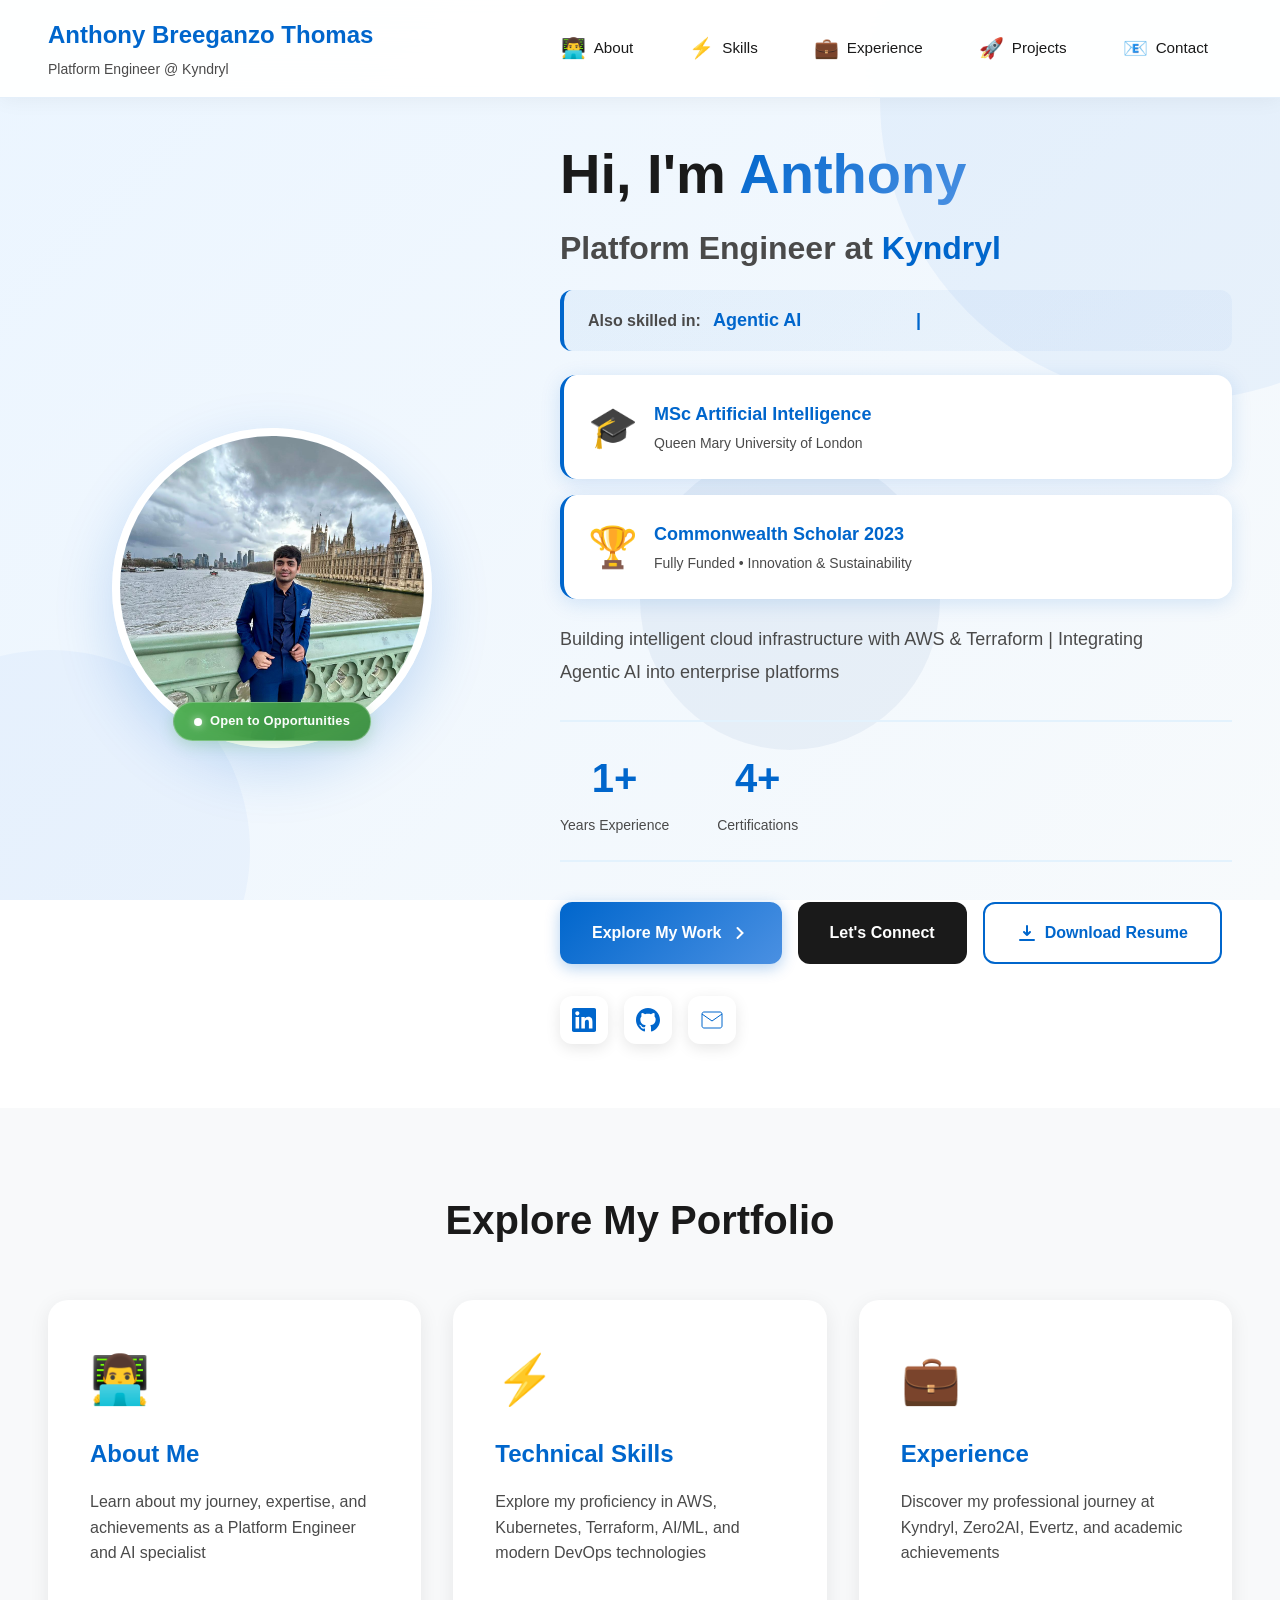
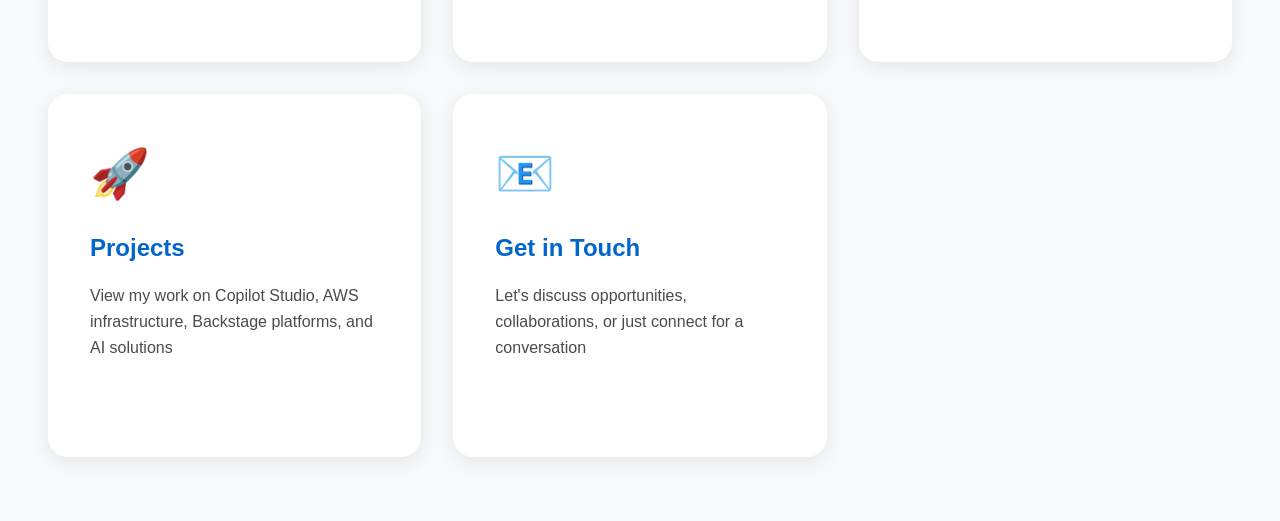
<file: index.html>
<!DOCTYPE html>
<html lang="en">
<head>
    <meta charset="UTF-8">
    <meta name="viewport" content="width=device-width, initial-scale=1.0">
    <title>Anthony Breeganzo Thomas | Platform Engineer at Kyndryl</title>
    <meta name="description" content="Platform Engineer & DevOps Specialist at Kyndryl specializing in AWS, Kubernetes, Terraform, and Agentic AI automation.">
    <link rel="stylesheet" href="css/style.css">
</head>
<body>
    <!-- Modern Navigation with Hover Preview -->
    <nav class="modern-nav">
        <a href="index.html" class="nav-brand">
            <h1>Anthony Breeganzo Thomas</h1>
            <p class="nav-subtitle">Platform Engineer @ Kyndryl</p>
        </a>
        <ul class="nav-menu">
            <li class="nav-item" data-page="about">
                <a href="about.html">
                    <span class="nav-icon">👨‍💻</span>
                    <span class="nav-text">About</span>
                </a>
                <div class="nav-preview">
                    <h3>About Me</h3>
                    <p>Platform Engineer & DevOps Specialist with expertise in cloud-native development...</p>
                </div>
            </li>
            <li class="nav-item" data-page="skills">
                <a href="skills.html">
                    <span class="nav-icon">⚡</span>
                    <span class="nav-text">Skills</span>
                </a>
                <div class="nav-preview">
                    <h3>Technical Skills</h3>
                    <p>AWS • Azure • Kubernetes • Docker • Terraform • Python • React...</p>
                </div>
            </li>
            <li class="nav-item" data-page="experience">
                <a href="experience.html">
                    <span class="nav-icon">💼</span>
                    <span class="nav-text">Experience</span>
                </a>
                <div class="nav-preview">
                    <h3>Professional Experience</h3>
                    <p>Platform Engineer at Kyndryl • Microsoft Copilot Studio Projects...</p>
                </div>
            </li>
            <li class="nav-item" data-page="projects">
                <a href="projects.html">
                    <span class="nav-icon">🚀</span>
                    <span class="nav-text">Projects</span>
                </a>
                <div class="nav-preview">
                    <h3>Featured Projects</h3>
                    <p>Copilot Studio Automation • AWS Infrastructure • Backstage Platform...</p>
                </div>
            </li>
            <li class="nav-item" data-page="contact">
                <a href="contact.html">
                    <span class="nav-icon">📧</span>
                    <span class="nav-text">Contact</span>
                </a>
                <div class="nav-preview">
                    <h3>Get In Touch</h3>
                    <p>Let's connect and discuss opportunities...</p>
                </div>
            </li>
        </ul>
    </nav>

    <!-- Main Content -->
    <main>
    <!-- Hero Section -->
    <section class="hero-section">
        <div class="hero-content">
            <div class="profile-image-container">
                <img src="assets/profile-pic.png" alt="Anthony Breeganzo Thomas" class="profile-image">
                <div class="status-badge">
                    <span class="status-dot"></span>
                    <span class="status-text">Open to Opportunities</span>
                </div>
            </div>
            
            <div class="hero-text">
                <h1 class="hero-title">
                    Hi, I'm <span class="highlight">Anthony</span>
                </h1>
                <h2 class="hero-role">
                    Platform Engineer at <span class="company">Kyndryl</span>
                </h2>
                <div class="capabilities-section">
                    <span class="capabilities-label">Also skilled in:</span>
                    <span id="dynamic-title" class="dynamic-title"></span>
                </div>
                <div class="education-highlights">
                    <div class="highlight-badge pulse-animation">
                        <span class="badge-icon">🎓</span>
                        <div class="badge-content">
                            <span class="badge-title">MSc Artificial Intelligence</span>
                            <span class="badge-subtitle">Queen Mary University of London</span>
                        </div>
                    </div>
                    <div class="highlight-badge shimmer-animation">
                        <span class="badge-icon">🏆</span>
                        <div class="badge-content">
                            <span class="badge-title">Commonwealth Scholar 2023</span>
                            <span class="badge-subtitle">Fully Funded • Innovation & Sustainability</span>
                        </div>
                    </div>
                </div>
                <p class="hero-tagline">
                    Building intelligent cloud infrastructure with AWS & Terraform | 
                    Integrating Agentic AI into enterprise platforms
                </p>
                
                <div class="hero-stats">
                    <div class="stat-item experience-stat">
                        <div class="stat-value" id="experience-years">2+</div>
                        <div class="stat-label">Years Experience</div>
                        <div class="experience-tooltip">
                            <div class="exp-item">💼 Kyndryl - Platform Engineer</div>
                            <div class="exp-item">🤖 Zero2AI - Computer Vision Engineer</div>
                            <div class="exp-item">💻 Evertz - Software Engineer</div>
                            <div class="exp-item">🏗️ Atkins - GPI Automation Services Intern</div>
                        </div>
                    </div>
                    <div class="stat-item certifications-stat">
                        <div class="stat-value" id="certifications-count">6+</div>
                        <div class="stat-label">Certifications</div>
                        <div class="certifications-tooltip">
                            <div class="cert-item">✅ AWS Certified Cloud Practitioner - AWS</div>
                            <div class="cert-item">✅ AWS Certified AI Practitioner - AWS</div>
                            <div class="cert-item">✅ Azure Fundamentals(AZ-900) - Microsoft</div>
                            <div class="cert-item">✅ Security, Compliance, and Identity Fundamentals - Microsoft</div>
                            <div class="cert-item">✅ SQL for Data Science - IBM</div>
                            <div class="cert-item">✅ Mathematics for Machine Learning - Imperial College London</div>
                            <div class="cert-item">✅ Neural Networks and Deep Learning - DeepLearning.AI</div>
                            <div class="cert-section-title">📚 Currently Preparing:</div>
                            <div class="cert-item preparing">⏳ AWS Solutions Architect Associate - AWS</div>
                            <div class="cert-item preparing">⏳ AWS Machine Learning Specialty - AWS</div>
                            <div class="cert-item preparing">⏳ Azure AI Engineer Associate - Microsoft</div>
                            <div class="cert-item preparing">⏳ Terraform Associate</div>
                        </div>
                    </div>
                </div>

                <div class="hero-cta">
                    <a href="about.html" class="btn-primary">
                        <span>Explore My Work</span>
                        <svg width="20" height="20" viewBox="0 0 20 20" fill="none">
                            <path d="M7.5 15L12.5 10L7.5 5" stroke="currentColor" stroke-width="2" stroke-linecap="round"/>
                        </svg>
                    </a>
                    <a href="contact.html" class="btn-secondary">
                        <span>Let's Connect</span>
                    </a>
                    <a href="assets/resume.pdf" class="btn-outline" download target="_blank">
                        <svg width="20" height="20" viewBox="0 0 20 20" fill="none">
                            <path d="M10 12L10 3M10 12L7 9M10 12L13 9M3 17L17 17" stroke="currentColor" stroke-width="2" stroke-linecap="round"/>
                        </svg>
                        <span>Download Resume</span>
                    </a>
                </div>

                <div class="social-links">
                    <a href="https://linkedin.com/in/breeganzo" target="_blank" aria-label="LinkedIn">
                        <svg width="24" height="24" viewBox="0 0 24 24" fill="currentColor">
                            <path d="M20.447 20.452h-3.554v-5.569c0-1.328-.027-3.037-1.852-3.037-1.853 0-2.136 1.445-2.136 2.939v5.667H9.351V9h3.414v1.561h.046c.477-.9 1.637-1.85 3.37-1.85 3.601 0 4.267 2.37 4.267 5.455v6.286zM5.337 7.433c-1.144 0-2.063-.926-2.063-2.065 0-1.138.92-2.063 2.063-2.063 1.14 0 2.064.925 2.064 2.063 0 1.139-.925 2.065-2.064 2.065zm1.782 13.019H3.555V9h3.564v11.452zM22.225 0H1.771C.792 0 0 .774 0 1.729v20.542C0 23.227.792 24 1.771 24h20.451C23.2 24 24 23.227 24 22.271V1.729C24 .774 23.2 0 22.222 0h.003z"/>
                        </svg>
                    </a>
                    <a href="https://github.com/Breeganzo" target="_blank" aria-label="GitHub">
                        <svg width="24" height="24" viewBox="0 0 24 24" fill="currentColor">
                            <path d="M12 0c-6.626 0-12 5.373-12 12 0 5.302 3.438 9.8 8.207 11.387.599.111.793-.261.793-.577v-2.234c-3.338.726-4.033-1.416-4.033-1.416-.546-1.387-1.333-1.756-1.333-1.756-1.089-.745.083-.729.083-.729 1.205.084 1.839 1.237 1.839 1.237 1.07 1.834 2.807 1.304 3.492.997.107-.775.418-1.305.762-1.604-2.665-.305-5.467-1.334-5.467-5.931 0-1.311.469-2.381 1.236-3.221-.124-.303-.535-1.524.117-3.176 0 0 1.008-.322 3.301 1.23.957-.266 1.983-.399 3.003-.404 1.02.005 2.047.138 3.006.404 2.291-1.552 3.297-1.23 3.297-1.23.653 1.653.242 2.874.118 3.176.77.84 1.235 1.911 1.235 3.221 0 4.609-2.807 5.624-5.479 5.921.43.372.823 1.102.823 2.222v3.293c0 .319.192.694.801.576 4.765-1.589 8.199-6.086 8.199-11.386 0-6.627-5.373-12-12-12z"/>
                        </svg>
                    </a>
                    <a href="mailto:anthonybreeganzo02@gmail.com" aria-label="Email">
                        <svg width="24" height="24" viewBox="0 0 24 24" fill="none" stroke="currentColor">
                            <path d="M4 4h16c1.1 0 2 .9 2 2v12c0 1.1-.9 2-2 2H4c-1.1 0-2-.9-2-2V6c0-1.1.9-2 2-2z"></path>
                            <polyline points="22,6 12,13 2,6"></polyline>
                        </svg>
                    </a>
                </div>
            </div>
        </div>
    </section>

    <!-- Quick Links Section -->
    <section class="quick-links">
        <h2 class="section-title">Explore My Portfolio</h2>
        <div class="links-grid">
            <a href="about.html" class="link-card">
                <div class="card-icon">👨‍💻</div>
                <h3>About Me</h3>
                <p>Learn about my journey, expertise, and achievements as a Platform Engineer and AI specialist</p>
                <span class="card-arrow">→</span>
            </a>
            <a href="skills.html" class="link-card">
                <div class="card-icon">⚡</div>
                <h3>Technical Skills</h3>
                <p>Explore my proficiency in AWS, Kubernetes, Terraform, AI/ML, and modern DevOps technologies</p>
                <span class="card-arrow">→</span>
            </a>
            <a href="experience.html" class="link-card">
                <div class="card-icon">💼</div>
                <h3>Experience</h3>
                <p>Discover my professional journey at Kyndryl, Zero2AI, Evertz, and academic achievements</p>
                <span class="card-arrow">→</span>
            </a>
            <a href="projects.html" class="link-card">
                <div class="card-icon">🚀</div>
                <h3>Projects</h3>
                <p>View my work on Copilot Studio, AWS infrastructure, Backstage platforms, and AI solutions</p>
                <span class="card-arrow">→</span>
            </a>
            <a href="contact.html" class="link-card">
                <div class="card-icon">📧</div>
                <h3>Get in Touch</h3>
                <p>Let's discuss opportunities, collaborations, or just connect for a conversation</p>
                <span class="card-arrow">→</span>
            </a>
        </div>
    </section>
    </main>
    <!-- End Main Content -->

    <!-- Floating Background Elements -->
    <div class="bg-shapes">
        <div class="shape shape-1"></div>
        <div class="shape shape-2"></div>
        <div class="shape shape-3"></div>
    </div>

    <script src="js/script.js"></script>
</body>
</html>
</file>
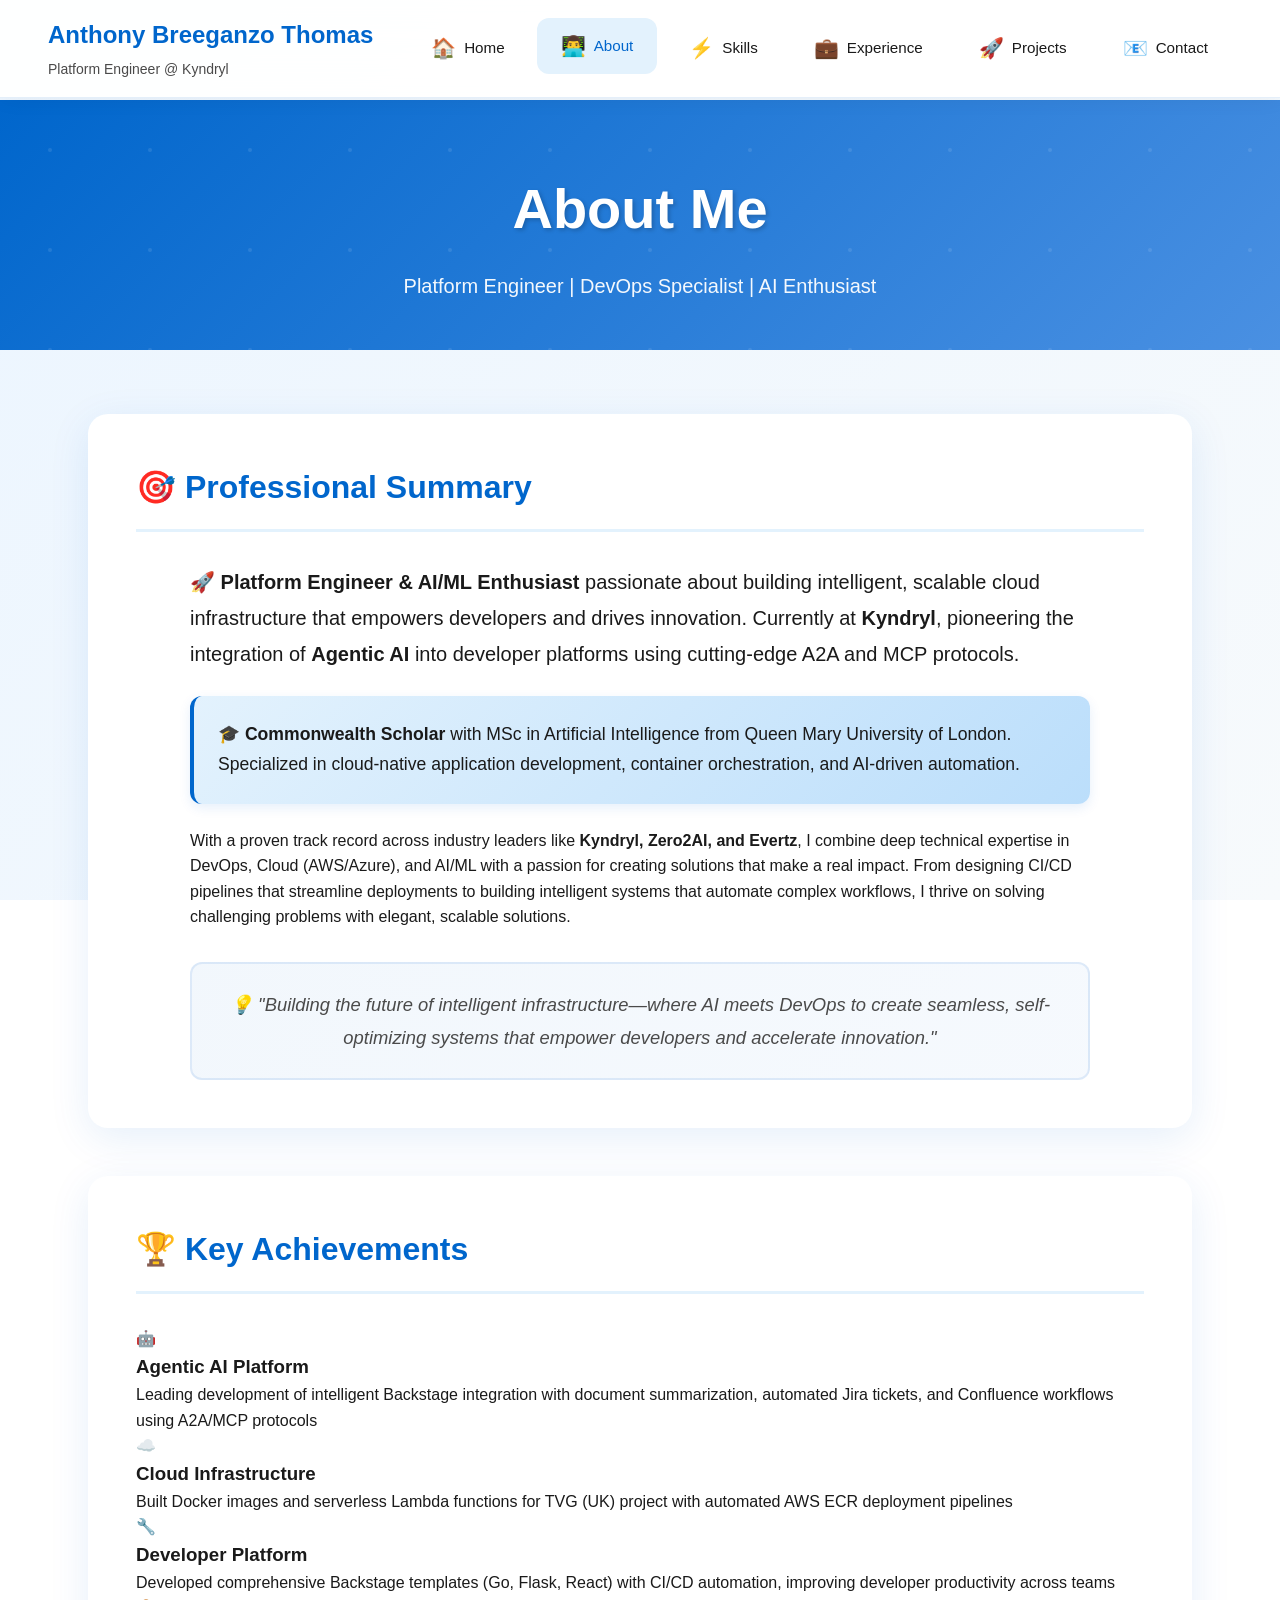
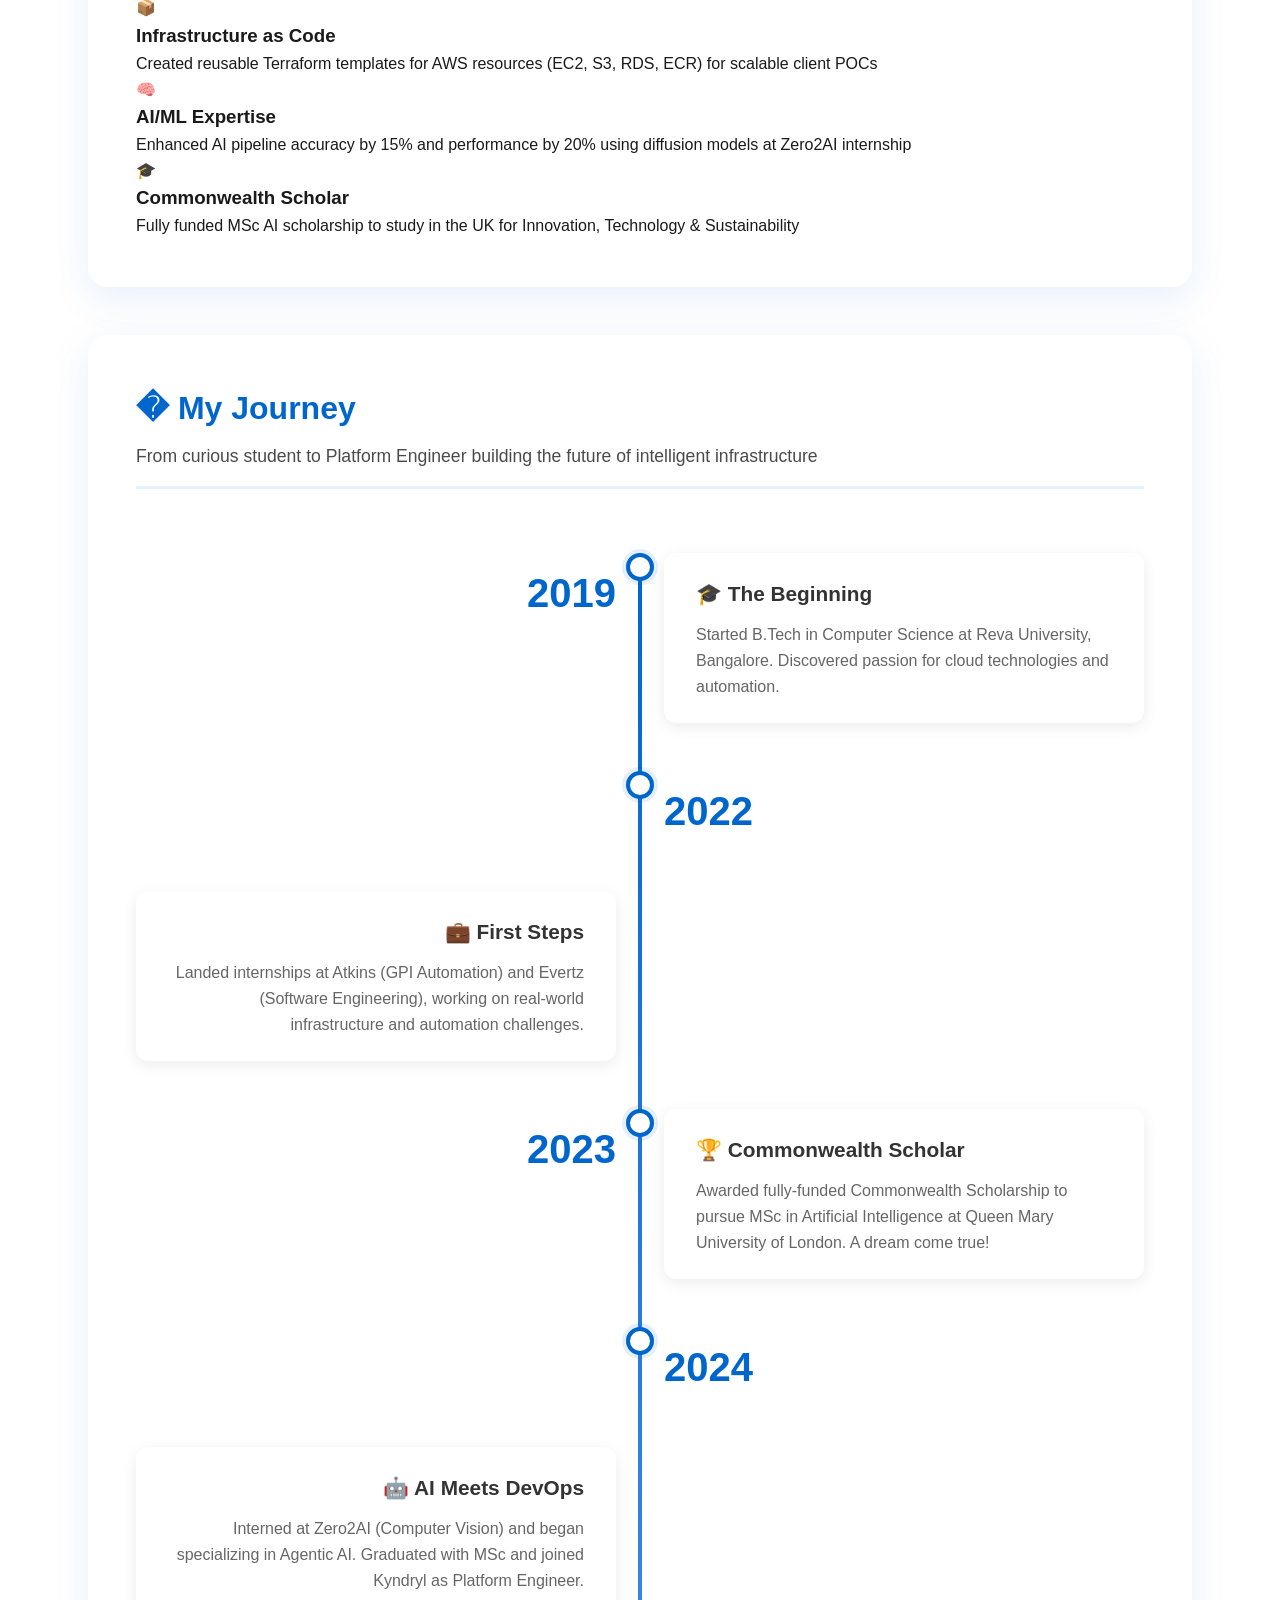
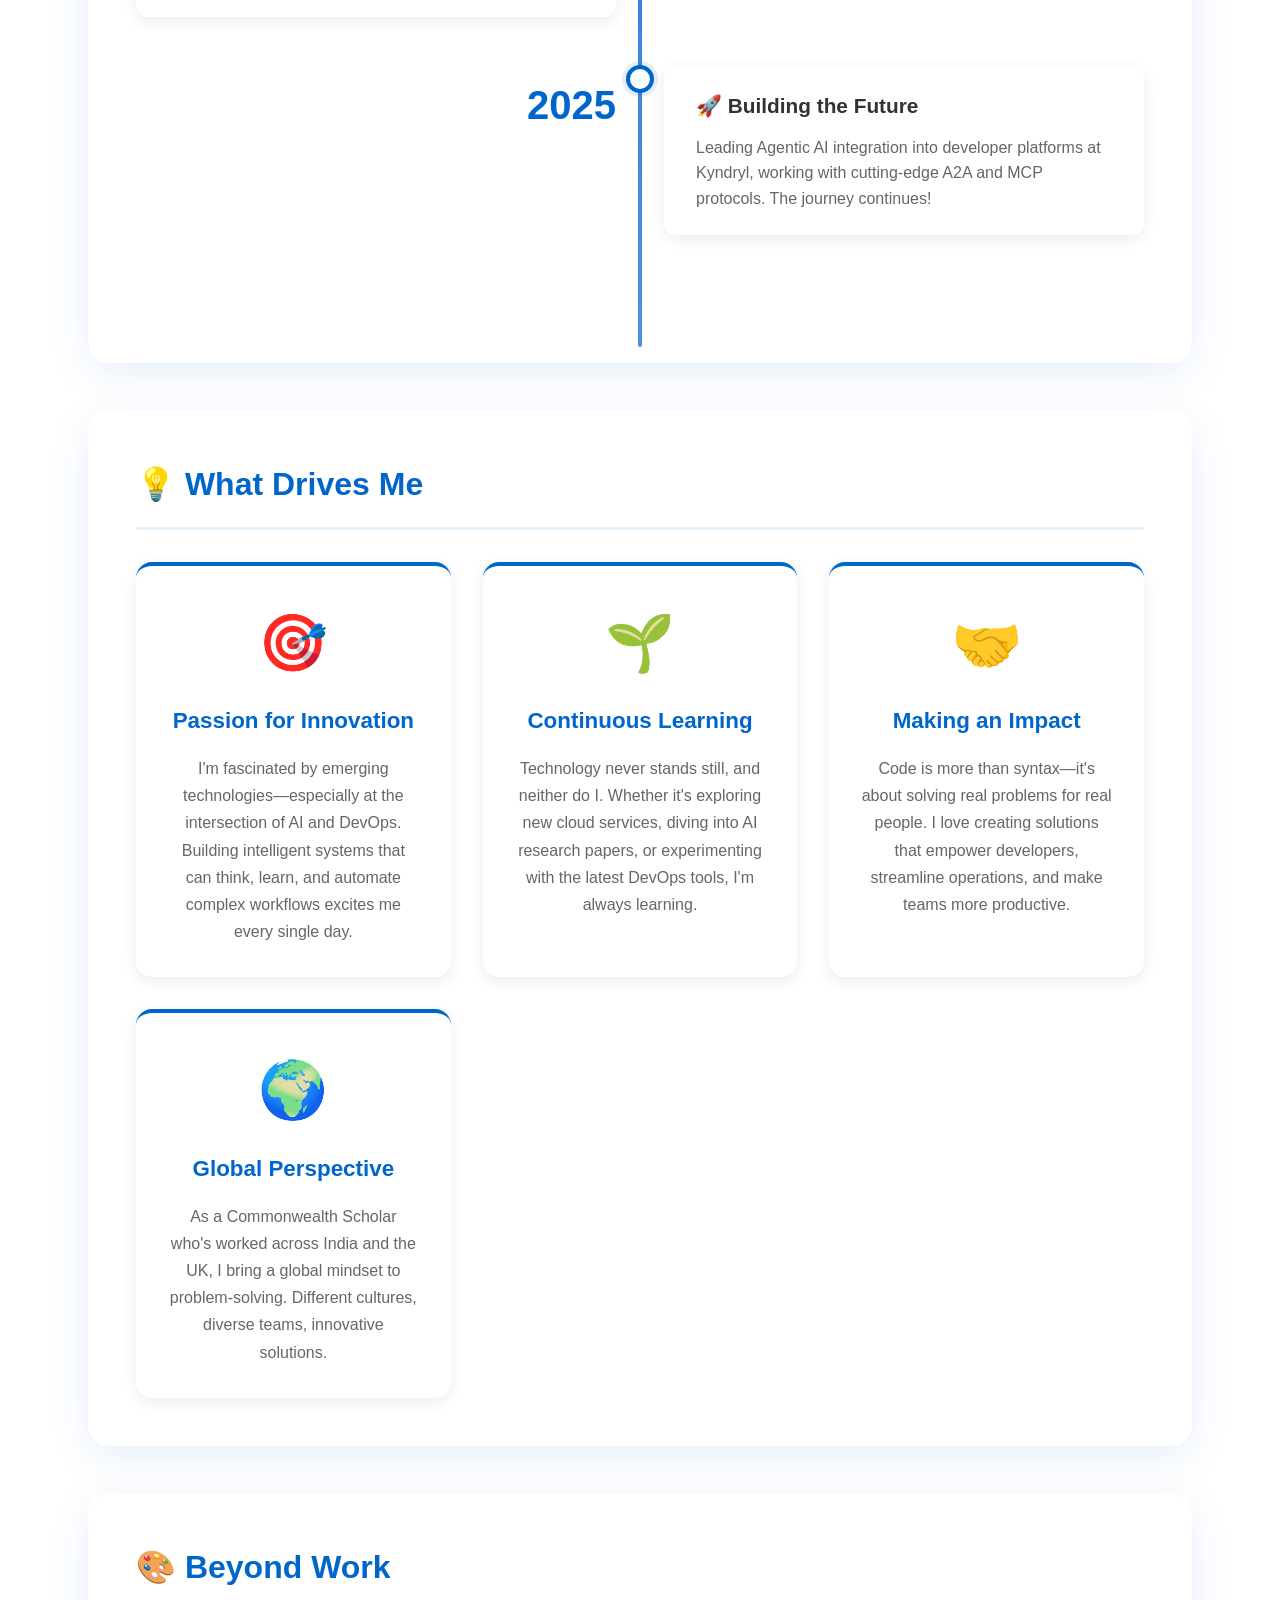
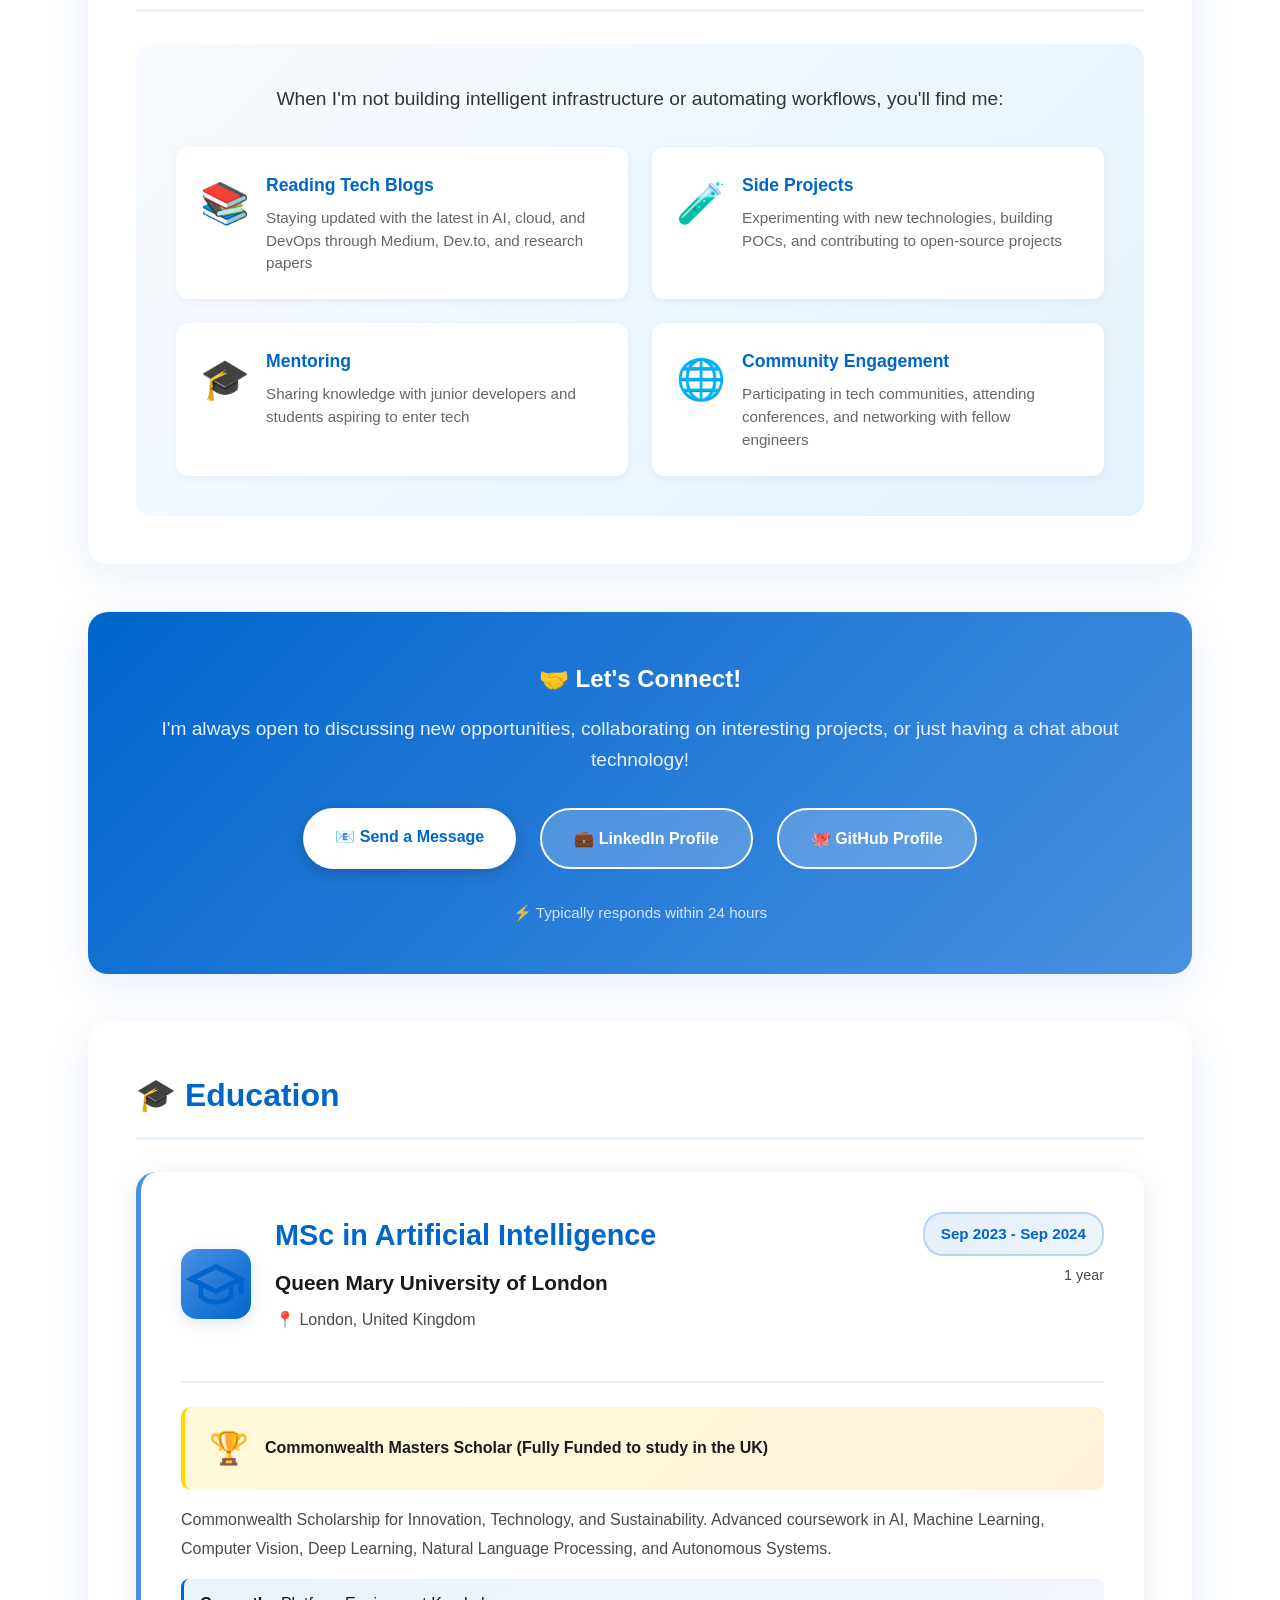
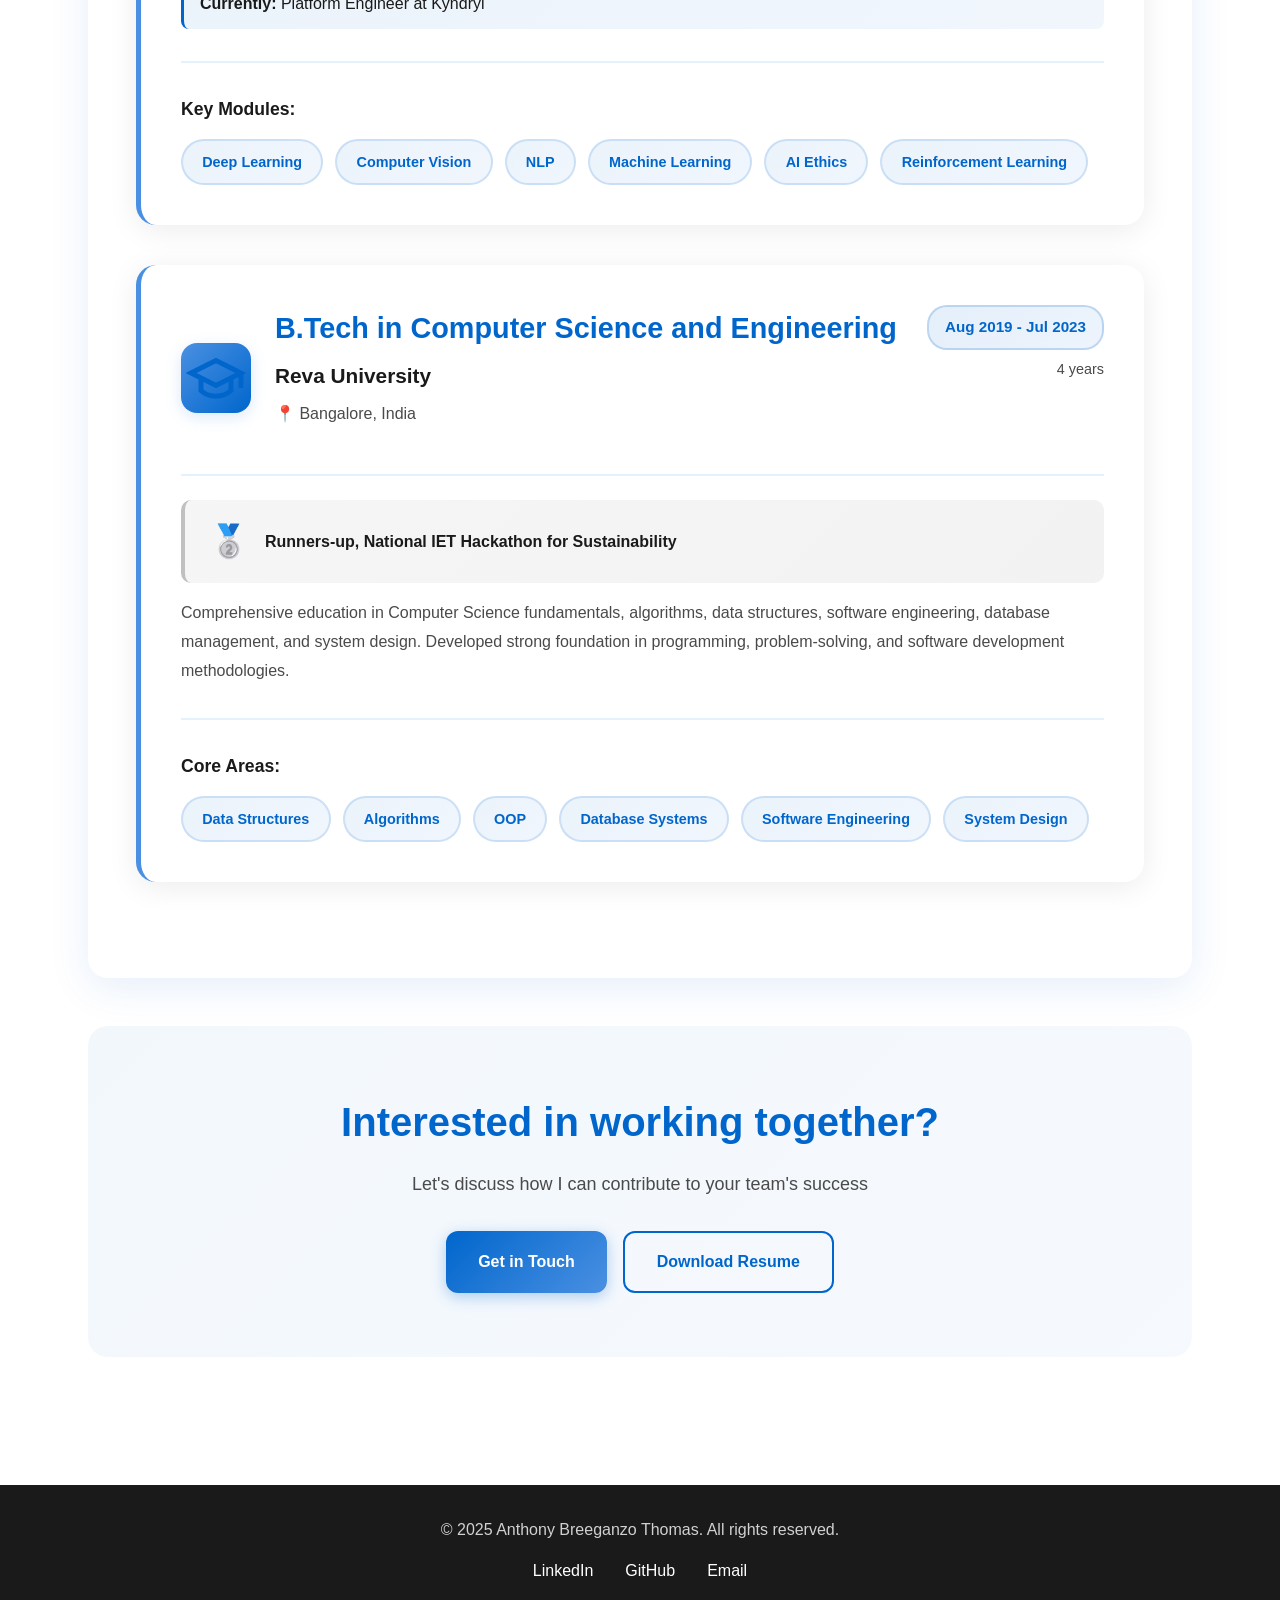
<file: about.html>
<!DOCTYPE html>
<html lang="en">
<head>
    <meta charset="UTF-8">
    <meta name="viewport" content="width=device-width, initial-scale=1.0">
    <title>About | Anthony Breeganzo Thomas</title>
    <meta name="description" content="Commonwealth Scholar with MSc in AI from Queen Mary University. Platform Engineer at Kyndryl specializing in Agentic AI, AWS, DevOps & Cloud Infrastructure.">
    <link rel="stylesheet" href="css/style-pages.css">
</head>
<body>
    <!-- Navigation -->
    <nav class="modern-nav">
        <div class="nav-brand">
            <h1><a href="index.html">Anthony Breeganzo Thomas</a></h1>
            <p class="nav-subtitle">Platform Engineer @ Kyndryl</p>
        </div>
        <ul class="nav-menu">
            <li class="nav-item">
                <a href="index.html">
                    <span class="nav-icon">🏠</span>
                    <span class="nav-text">Home</span>
                </a>
            </li>
            <li class="nav-item active">
                <a href="about.html">
                    <span class="nav-icon">👨‍💻</span>
                    <span class="nav-text">About</span>
                </a>
            </li>
            <li class="nav-item">
                <a href="skills.html">
                    <span class="nav-icon">⚡</span>
                    <span class="nav-text">Skills</span>
                </a>
            </li>
            <li class="nav-item">
                <a href="experience.html">
                    <span class="nav-icon">💼</span>
                    <span class="nav-text">Experience</span>
                </a>
            </li>
            <li class="nav-item">
                <a href="projects.html">
                    <span class="nav-icon">🚀</span>
                    <span class="nav-text">Projects</span>
                </a>
            </li>
            <li class="nav-item">
                <a href="contact.html">
                    <span class="nav-icon">📧</span>
                    <span class="nav-text">Contact</span>
                </a>
            </li>
        </ul>
    </nav>

    <!-- Page Header -->
    <header class="page-header">
        <div class="header-content">
            <h1 class="page-title">About Me</h1>
            <p class="page-subtitle">Platform Engineer | DevOps Specialist | AI Enthusiast</p>
        </div>
    </header>

    <!-- About Content -->
    <main class="page-content">
        <section class="content-section">
            <div class="section-header">
                <h2>🎯 Professional Summary</h2>
            </div>
            <div class="summary-content">
                <p class="lead-text">
                    🚀 <strong>Platform Engineer & AI/ML Enthusiast</strong> passionate about building intelligent, scalable cloud infrastructure 
                    that empowers developers and drives innovation. Currently at <strong>Kyndryl</strong>, pioneering the integration of 
                    <strong>Agentic AI</strong> into developer platforms using cutting-edge A2A and MCP protocols.
                </p>
                <p class="highlight-box">
                    🎓 <strong>Commonwealth Scholar</strong> with MSc in Artificial Intelligence from Queen Mary University of London. 
                    Specialized in cloud-native application development, container orchestration, and AI-driven automation.
                </p>
                <p>
                    With a proven track record across industry leaders like <strong>Kyndryl, Zero2AI, and Evertz</strong>, I combine 
                    deep technical expertise in DevOps, Cloud (AWS/Azure), and AI/ML with a passion for creating solutions that make 
                    a real impact. From designing CI/CD pipelines that streamline deployments to building intelligent systems that 
                    automate complex workflows, I thrive on solving challenging problems with elegant, scalable solutions.
                </p>
                <p class="mission-statement">
                    💡 <em>"Building the future of intelligent infrastructure—where AI meets DevOps to create seamless, 
                    self-optimizing systems that empower developers and accelerate innovation."</em>
                </p>
            </div>
        </section>

        <section class="content-section">
            <div class="section-header">
                <h2>🏆 Key Achievements</h2>
            </div>
            <div class="achievements-grid">
                <div class="achievement-card">
                    <div class="achievement-icon">🤖</div>
                    <h3>Agentic AI Platform</h3>
                    <p>Leading development of intelligent Backstage integration with document summarization, automated Jira tickets, and Confluence workflows using A2A/MCP protocols</p>
                </div>
                <div class="achievement-card">
                    <div class="achievement-icon">☁️</div>
                    <h3>Cloud Infrastructure</h3>
                    <p>Built Docker images and serverless Lambda functions for TVG (UK) project with automated AWS ECR deployment pipelines</p>
                </div>
                <div class="achievement-card">
                    <div class="achievement-icon">🔧</div>
                    <h3>Developer Platform</h3>
                    <p>Developed comprehensive Backstage templates (Go, Flask, React) with CI/CD automation, improving developer productivity across teams</p>
                </div>
                <div class="achievement-card">
                    <div class="achievement-icon">📦</div>
                    <h3>Infrastructure as Code</h3>
                    <p>Created reusable Terraform templates for AWS resources (EC2, S3, RDS, ECR) for scalable client POCs</p>
                </div>
                <div class="achievement-card">
                    <div class="achievement-icon">🧠</div>
                    <h3>AI/ML Expertise</h3>
                    <p>Enhanced AI pipeline accuracy by 15% and performance by 20% using diffusion models at Zero2AI internship</p>
                </div>
                <div class="achievement-card">
                    <div class="achievement-icon">🎓</div>
                    <h3>Commonwealth Scholar</h3>
                    <p>Fully funded MSc AI scholarship to study in the UK for Innovation, Technology & Sustainability</p>
                </div>
            </div>
        </section>

        <section class="content-section">
            <div class="section-header">
                <h2>� My Journey</h2>
                <p class="section-subtitle">From curious student to Platform Engineer building the future of intelligent infrastructure</p>
            </div>
            <div class="journey-timeline">
                <div class="journey-item">
                    <div class="journey-year">2019</div>
                    <div class="journey-content">
                        <h3>🎓 The Beginning</h3>
                        <p>Started B.Tech in Computer Science at Reva University, Bangalore. Discovered passion for cloud technologies and automation.</p>
                    </div>
                </div>
                <div class="journey-item">
                    <div class="journey-year">2022</div>
                    <div class="journey-content">
                        <h3>💼 First Steps</h3>
                        <p>Landed internships at Atkins (GPI Automation) and Evertz (Software Engineering), working on real-world infrastructure and automation challenges.</p>
                    </div>
                </div>
                <div class="journey-item">
                    <div class="journey-year">2023</div>
                    <div class="journey-content">
                        <h3>🏆 Commonwealth Scholar</h3>
                        <p>Awarded fully-funded Commonwealth Scholarship to pursue MSc in Artificial Intelligence at Queen Mary University of London. A dream come true!</p>
                    </div>
                </div>
                <div class="journey-item">
                    <div class="journey-year">2024</div>
                    <div class="journey-content">
                        <h3>🤖 AI Meets DevOps</h3>
                        <p>Interned at Zero2AI (Computer Vision) and began specializing in Agentic AI. Graduated with MSc and joined Kyndryl as Platform Engineer.</p>
                    </div>
                </div>
                <div class="journey-item">
                    <div class="journey-year">2025</div>
                    <div class="journey-content">
                        <h3>🚀 Building the Future</h3>
                        <p>Leading Agentic AI integration into developer platforms at Kyndryl, working with cutting-edge A2A and MCP protocols. The journey continues!</p>
                    </div>
                </div>
            </div>
        </section>

        <section class="content-section">
            <div class="section-header">
                <h2>💡 What Drives Me</h2>
            </div>
            <div class="values-grid">
                <div class="value-card">
                    <div class="value-icon">🎯</div>
                    <h3>Passion for Innovation</h3>
                    <p>I'm fascinated by emerging technologies—especially at the intersection of AI and DevOps. Building intelligent systems that can think, learn, and automate complex workflows excites me every single day.</p>
                </div>
                <div class="value-card">
                    <div class="value-icon">🌱</div>
                    <h3>Continuous Learning</h3>
                    <p>Technology never stands still, and neither do I. Whether it's exploring new cloud services, diving into AI research papers, or experimenting with the latest DevOps tools, I'm always learning.</p>
                </div>
                <div class="value-card">
                    <div class="value-icon">🤝</div>
                    <h3>Making an Impact</h3>
                    <p>Code is more than syntax—it's about solving real problems for real people. I love creating solutions that empower developers, streamline operations, and make teams more productive.</p>
                </div>
                <div class="value-card">
                    <div class="value-icon">🌍</div>
                    <h3>Global Perspective</h3>
                    <p>As a Commonwealth Scholar who's worked across India and the UK, I bring a global mindset to problem-solving. Different cultures, diverse teams, innovative solutions.</p>
                </div>
            </div>
        </section>

        <section class="content-section">
            <div class="section-header">
                <h2>🎨 Beyond Work</h2>
            </div>
            <div class="interests-container">
                <p class="interests-intro">
                    When I'm not building intelligent infrastructure or automating workflows, you'll find me:
                </p>
                <div class="interests-grid">
                    <div class="interest-item">
                        <span class="interest-emoji">📚</span>
                        <div>
                            <h4>Reading Tech Blogs</h4>
                            <p>Staying updated with the latest in AI, cloud, and DevOps through Medium, Dev.to, and research papers</p>
                        </div>
                    </div>
                    <div class="interest-item">
                        <span class="interest-emoji">🧪</span>
                        <div>
                            <h4>Side Projects</h4>
                            <p>Experimenting with new technologies, building POCs, and contributing to open-source projects</p>
                        </div>
                    </div>
                    <div class="interest-item">
                        <span class="interest-emoji">🎓</span>
                        <div>
                            <h4>Mentoring</h4>
                            <p>Sharing knowledge with junior developers and students aspiring to enter tech</p>
                        </div>
                    </div>
                    <div class="interest-item">
                        <span class="interest-emoji">🌐</span>
                        <div>
                            <h4>Community Engagement</h4>
                            <p>Participating in tech communities, attending conferences, and networking with fellow engineers</p>
                        </div>
                    </div>
                </div>
            </div>
        </section>

        <section class="content-section connect-cta-section">
            <h2>🤝 Let's Connect!</h2>
            <p class="cta-description">
                I'm always open to discussing new opportunities, collaborating on interesting projects, 
                or just having a chat about technology!
            </p>
            <div class="connect-cta-buttons">
                <a href="contact.html" class="cta-btn-primary">
                    📧 Send a Message
                </a>
                <a href="https://linkedin.com/in/breeganzo" target="_blank" class="cta-btn-secondary">
                    💼 LinkedIn Profile
                </a>
                <a href="https://github.com/Breeganzo" target="_blank" class="cta-btn-secondary">
                    🐙 GitHub Profile
                </a>
            </div>
            <p class="response-time">
                ⚡ Typically responds within 24 hours
            </p>
        </section>

        <section class="content-section">
            <div class="section-header">
                <h2>🎓 Education</h2>
            </div>
            <div class="education-container">
                <div class="education-card">
                    <div class="education-header">
                        <div style="display: flex; align-items: center; flex: 1;">
                            <div class="education-logo">
                                <svg xmlns="http://www.w3.org/2000/svg" viewBox="0 0 24 24" fill="none" stroke="currentColor" stroke-width="2" style="width: 60px; height: 60px; color: #0066CC;">
                                    <path d="M22 10v6M2 10l10-5 10 5-10 5z"></path>
                                    <path d="M6 12v5c3 3 9 3 12 0v-5"></path>
                                </svg>
                            </div>
                            <div class="education-info">
                                <h3 class="degree-name">MSc in Artificial Intelligence</h3>
                                <p class="institution-name">Queen Mary University of London</p>
                                <p class="location">📍 London, United Kingdom</p>
                            </div>
                        </div>
                        <div class="education-meta">
                            <span class="date-badge">Sep 2023 - Sep 2024</span>
                            <span class="duration">1 year</span>
                        </div>
                    </div>
                    
                    <div class="education-highlights">
                        <div class="highlight-banner">
                            <span class="highlight-icon">🏆</span>
                            <strong>Commonwealth Masters Scholar (Fully Funded to study in the UK)</strong>
                        </div>
                        <p class="education-description">
                            Commonwealth Scholarship for Innovation, Technology, and Sustainability. 
                            Advanced coursework in AI, Machine Learning, Computer Vision, Deep Learning, Natural Language Processing, 
                            and Autonomous Systems.
                        </p>
                        <div class="current-role">
                            <strong>Currently:</strong> Platform Engineer at Kyndryl
                        </div>
                    </div>

                    <div class="education-coursework">
                        <h5>Key Modules:</h5>
                        <div class="tech-tags">
                            <span class="tech-tag">Deep Learning</span>
                            <span class="tech-tag">Computer Vision</span>
                            <span class="tech-tag">NLP</span>
                            <span class="tech-tag">Machine Learning</span>
                            <span class="tech-tag">AI Ethics</span>
                            <span class="tech-tag">Reinforcement Learning</span>
                        </div>
                    </div>
                </div>

                <div class="education-card">
                    <div class="education-header">
                        <div style="display: flex; align-items: center; flex: 1;">
                            <div class="education-logo">
                                <svg xmlns="http://www.w3.org/2000/svg" viewBox="0 0 24 24" fill="none" stroke="currentColor" stroke-width="2" style="width: 60px; height: 60px; color: #0066CC;">
                                    <path d="M22 10v6M2 10l10-5 10 5-10 5z"></path>
                                    <path d="M6 12v5c3 3 9 3 12 0v-5"></path>
                                </svg>
                            </div>
                            <div class="education-info">
                                <h3 class="degree-name">B.Tech in Computer Science and Engineering</h3>
                                <p class="institution-name">Reva University</p>
                                <p class="location">📍 Bangalore, India</p>
                            </div>
                        </div>
                        <div class="education-meta">
                            <span class="date-badge">Aug 2019 - Jul 2023</span>
                            <span class="duration">4 years</span>
                        </div>
                    </div>
                    
                    <div class="education-highlights">
                        <div class="highlight-banner achievement">
                            <span class="highlight-icon">🥈</span>
                            <strong>Runners-up, National IET Hackathon for Sustainability</strong>
                        </div>
                        <p class="education-description">
                            Comprehensive education in Computer Science fundamentals, algorithms, data structures, 
                            software engineering, database management, and system design. Developed strong foundation 
                            in programming, problem-solving, and software development methodologies.
                        </p>
                    </div>

                    <div class="education-coursework">
                        <h5>Core Areas:</h5>
                        <div class="tech-tags">
                            <span class="tech-tag">Data Structures</span>
                            <span class="tech-tag">Algorithms</span>
                            <span class="tech-tag">OOP</span>
                            <span class="tech-tag">Database Systems</span>
                            <span class="tech-tag">Software Engineering</span>
                            <span class="tech-tag">System Design</span>
                        </div>
                    </div>
                </div>
            </div>
        </section>

        <section class="cta-section">
            <h2>Interested in working together?</h2>
            <p>Let's discuss how I can contribute to your team's success</p>
            <div class="cta-buttons">
                <a href="contact.html" class="btn-primary">Get in Touch</a>
                <a href="./assets/resume.pdf" class="btn-outline" download>Download Resume</a>
            </div>
        </section>
    </main>

    <!-- Footer -->
    <footer class="page-footer">
        <p>&copy; 2025 Anthony Breeganzo Thomas. All rights reserved.</p>
        <div class="footer-links">
            <a href="https://linkedin.com/in/breeganzo" target="_blank">LinkedIn</a>
            <a href="https://github.com/Breeganzo" target="_blank">GitHub</a>
            <a href="mailto:anthonybreeganzo02@gmail.com">Email</a>
        </div>
    </footer>

    <!-- Scroll to Top Button -->
    <button class="scroll-to-top" id="scrollToTop" aria-label="Scroll to top">
        <svg viewBox="0 0 24 24" fill="none" stroke="currentColor" stroke-width="2">
            <path d="M12 19V5M5 12l7-7 7 7"/>
        </svg>
    </button>

    <script src="js/script-pages.js"></script>
</body>
</html>
</file>
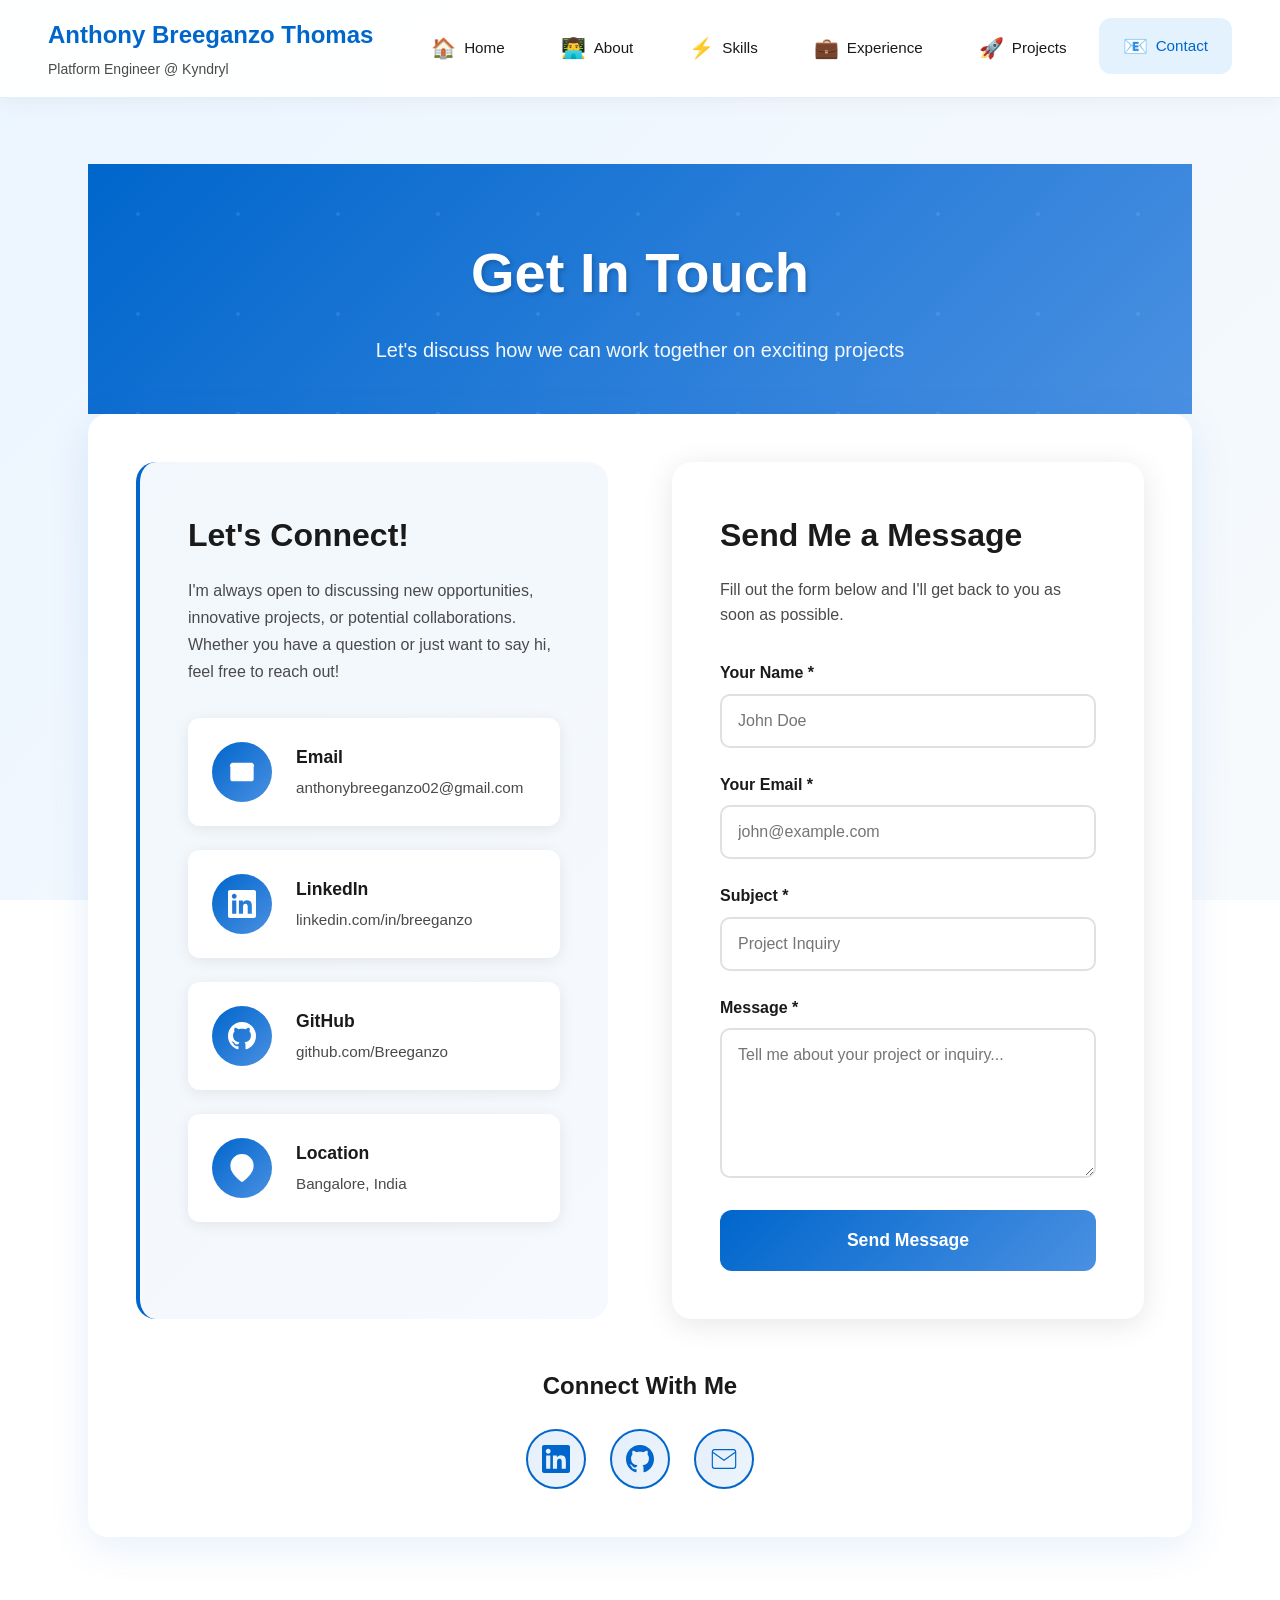
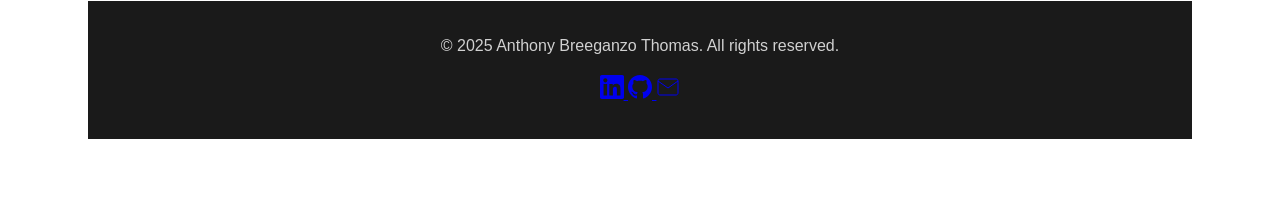
<file: contact.html>
<!DOCTYPE html>
<html lang="en">
<head>
    <meta charset="UTF-8">
    <meta name="viewport" content="width=device-width, initial-scale=1.0">
    <title>Contact | Anthony Breeganzo Thomas</title>
    <meta name="description" content="Get in touch with Anthony Breeganzo Thomas. Open to new opportunities, collaborations, and discussions about Platform Engineering & AI.">
    <link rel="stylesheet" href="css/style-pages.css">
    <style>
        .contact-container {
            display: grid;
            grid-template-columns: 1fr 1fr;
            gap: 4rem;
            max-width: 1200px;
            margin: 0 auto;
        }

        .contact-info {
            background: linear-gradient(135deg, rgba(0, 102, 204, 0.05), rgba(74, 144, 226, 0.05));
            padding: 3rem;
            border-radius: 20px;
            border-left: 4px solid var(--primary-blue);
        }

        .contact-info h2 {
            font-size: 2rem;
            color: var(--text-dark);
            margin-bottom: 1rem;
        }

        .contact-info p {
            color: var(--text-gray);
            line-height: 1.7;
            margin-bottom: 2rem;
        }

        .contact-methods {
            display: flex;
            flex-direction: column;
            gap: 1.5rem;
        }

        .contact-method {
            display: flex;
            align-items: center;
            gap: 1.5rem;
            padding: 1.5rem;
            background: white;
            border-radius: 12px;
            box-shadow: 0 3px 15px rgba(0, 0, 0, 0.08);
            transition: var(--transition);
            text-decoration: none;
            color: var(--text-dark);
        }

        .contact-method:hover {
            transform: translateX(10px);
            box-shadow: 0 5px 25px rgba(0, 102, 204, 0.15);
        }

        .contact-icon {
            width: 60px;
            height: 60px;
            background: linear-gradient(135deg, var(--primary-blue), var(--secondary-blue));
            border-radius: 50%;
            display: flex;
            align-items: center;
            justify-content: center;
            flex-shrink: 0;
        }

        .contact-icon svg {
            width: 28px;
            height: 28px;
        }

        .contact-details h3 {
            font-size: 1.1rem;
            font-weight: 600;
            margin-bottom: 0.25rem;
            color: var(--text-dark);
        }

        .contact-details p {
            font-size: 0.95rem;
            color: var(--text-gray);
            margin: 0;
        }

        .contact-form {
            background: white;
            padding: 3rem;
            border-radius: 20px;
            box-shadow: 0 5px 30px rgba(0, 0, 0, 0.1);
        }

        .contact-form h2 {
            font-size: 2rem;
            color: var(--text-dark);
            margin-bottom: 1rem;
        }

        .contact-form > p {
            color: var(--text-gray);
            margin-bottom: 2rem;
        }

        .form-group {
            margin-bottom: 1.5rem;
        }

        .form-group label {
            display: block;
            font-weight: 600;
            color: var(--text-dark);
            margin-bottom: 0.5rem;
        }

        .form-group input,
        .form-group textarea {
            width: 100%;
            padding: 1rem;
            border: 2px solid #e0e0e0;
            border-radius: 10px;
            font-size: 1rem;
            font-family: inherit;
            transition: var(--transition);
        }

        .form-group input:focus,
        .form-group textarea:focus {
            outline: none;
            border-color: var(--primary-blue);
            box-shadow: 0 0 0 3px rgba(0, 102, 204, 0.1);
        }

        .form-group textarea {
            min-height: 150px;
            resize: vertical;
        }

        .submit-btn {
            width: 100%;
            padding: 1.25rem 2rem;
            background: linear-gradient(135deg, var(--primary-blue), var(--secondary-blue));
            color: white;
            border: none;
            border-radius: 12px;
            font-size: 1.1rem;
            font-weight: 600;
            cursor: pointer;
            transition: var(--transition);
        }

        .submit-btn:hover {
            transform: translateY(-2px);
            box-shadow: 0 8px 25px rgba(0, 102, 204, 0.3);
        }

        .social-connect {
            margin-top: 3rem;
            text-align: center;
        }

        .social-connect h3 {
            font-size: 1.5rem;
            color: var(--text-dark);
            margin-bottom: 1.5rem;
        }

        .social-icons {
            display: flex;
            justify-content: center;
            gap: 1.5rem;
        }

        .social-icon {
            width: 60px;
            height: 60px;
            background: linear-gradient(135deg, rgba(0, 102, 204, 0.1), rgba(74, 144, 226, 0.1));
            border: 2px solid var(--primary-blue);
            border-radius: 50%;
            display: flex;
            align-items: center;
            justify-content: center;
            color: var(--primary-blue);
            text-decoration: none;
            transition: var(--transition);
        }

        .social-icon:hover {
            background: linear-gradient(135deg, var(--primary-blue), var(--secondary-blue));
            color: white;
            transform: translateY(-5px);
            box-shadow: 0 5px 20px rgba(0, 102, 204, 0.3);
        }

        @media (max-width: 968px) {
            .contact-container {
                grid-template-columns: 1fr;
                gap: 2rem;
            }
        }
    </style>
</head>
<body>
    <!-- Navigation -->
    <nav class="modern-nav">
        <div class="nav-brand">
            <h1><a href="index.html">Anthony Breeganzo Thomas</a></h1>
            <p class="nav-subtitle">Platform Engineer @ Kyndryl</p>
        </div>
        <ul class="nav-menu">
            <li class="nav-item">
                <a href="index.html">
                    <span class="nav-icon">🏠</span>
                    <span class="nav-text">Home</span>
                </a>
            </li>
            <li class="nav-item">
                <a href="about.html">
                    <span class="nav-icon">👨‍💻</span>
                    <span class="nav-text">About</span>
                </a>
            </li>
            <li class="nav-item">
                <a href="skills.html">
                    <span class="nav-icon">⚡</span>
                    <span class="nav-text">Skills</span>
                </a>
            </li>
            <li class="nav-item">
                <a href="experience.html">
                    <span class="nav-icon">💼</span>
                    <span class="nav-text">Experience</span>
                </a>
            </li>
            <li class="nav-item">
                <a href="projects.html">
                    <span class="nav-icon">🚀</span>
                    <span class="nav-text">Projects</span>
                </a>
            </li>
            <li class="nav-item active">
                <a href="contact.html">
                    <span class="nav-icon">📧</span>
                    <span class="nav-text">Contact</span>
                </a>
            </li>
        </ul>
    </nav>

    <main class="page-content">
    <!-- Page Header -->
    <header class="page-header">
        <div class="header-content">
            <h1 class="page-title">Get In Touch</h1>
            <p class="page-subtitle">Let's discuss how we can work together on exciting projects</p>
        </div>
        <div class="floating-dots"></div>
    </header>

    <!-- Contact Section -->
    <section class="content-section">
        <div class="contact-container">
            <!-- Contact Info -->
            <div class="contact-info">
                <h2>Let's Connect!</h2>
                <p>
                    I'm always open to discussing new opportunities, innovative projects, or potential collaborations. 
                    Whether you have a question or just want to say hi, feel free to reach out!
                </p>

                <div class="contact-methods">
                    <a href="mailto:anthonybreeganzo02@gmail.com" class="contact-method">
                        <div class="contact-icon">
                            <svg fill="white" viewBox="0 0 24 24">
                                <path d="M4 4h16c1.1 0 2 .9 2 2v12c0 1.1-.9 2-2 2H4c-1.1 0-2-.9-2-2V6c0-1.1.9-2 2-2z"/>
                                <polyline points="22,6 12,13 2,6" stroke="white" stroke-width="2" fill="none"/>
                            </svg>
                        </div>
                        <div class="contact-details">
                            <h3>Email</h3>
                            <p>anthonybreeganzo02@gmail.com</p>
                        </div>
                    </a>

                    <a href="https://linkedin.com/in/breeganzo" target="_blank" class="contact-method">
                        <div class="contact-icon">
                            <svg fill="white" viewBox="0 0 24 24">
                                <path d="M20.447 20.452h-3.554v-5.569c0-1.328-.027-3.037-1.852-3.037-1.853 0-2.136 1.445-2.136 2.939v5.667H9.351V9h3.414v1.561h.046c.477-.9 1.637-1.85 3.37-1.85 3.601 0 4.267 2.37 4.267 5.455v6.286zM5.337 7.433c-1.144 0-2.063-.926-2.063-2.065 0-1.138.92-2.063 2.063-2.063 1.14 0 2.064.925 2.064 2.063 0 1.139-.925 2.065-2.064 2.065zm1.782 13.019H3.555V9h3.564v11.452zM22.225 0H1.771C.792 0 0 .774 0 1.729v20.542C0 23.227.792 24 1.771 24h20.451C23.2 24 24 23.227 24 22.271V1.729C24 .774 23.2 0 22.222 0h.003z"/>
                            </svg>
                        </div>
                        <div class="contact-details">
                            <h3>LinkedIn</h3>
                            <p>linkedin.com/in/breeganzo</p>
                        </div>
                    </a>

                    <a href="https://github.com/Breeganzo" target="_blank" class="contact-method">
                        <div class="contact-icon">
                            <svg fill="white" viewBox="0 0 24 24">
                                <path d="M12 0c-6.626 0-12 5.373-12 12 0 5.302 3.438 9.8 8.207 11.387.599.111.793-.261.793-.577v-2.234c-3.338.726-4.033-1.416-4.033-1.416-.546-1.387-1.333-1.756-1.333-1.756-1.089-.745.083-.729.083-.729 1.205.084 1.839 1.237 1.839 1.237 1.07 1.834 2.807 1.304 3.492.997.107-.775.418-1.305.762-1.604-2.665-.305-5.467-1.334-5.467-5.931 0-1.311.469-2.381 1.236-3.221-.124-.303-.535-1.524.117-3.176 0 0 1.008-.322 3.301 1.23.957-.266 1.983-.399 3.003-.404 1.02.005 2.047.138 3.006.404 2.291-1.552 3.297-1.23 3.297-1.23.653 1.653.242 2.874.118 3.176.77.84 1.235 1.911 1.235 3.221 0 4.609-2.807 5.624-5.479 5.921.43.372.823 1.102.823 2.222v3.293c0 .319.192.694.801.576 4.765-1.589 8.199-6.086 8.199-11.386 0-6.627-5.373-12-12-12z"/>
                            </svg>
                        </div>
                        <div class="contact-details">
                            <h3>GitHub</h3>
                            <p>github.com/Breeganzo</p>
                        </div>
                    </a>

                    <div class="contact-method" style="pointer-events: none;">
                        <div class="contact-icon">
                            <svg fill="white" viewBox="0 0 24 24" stroke="white" stroke-width="2">
                                <path d="M21 10c0 7-9 13-9 13s-9-6-9-13a9 9 0 0 1 18 0z"/>
                                <circle cx="12" cy="10" r="3" fill="white"/>
                            </svg>
                        </div>
                        <div class="contact-details">
                            <h3>Location</h3>
                            <p>Bangalore, India</p>
                        </div>
                    </div>
                </div>
            </div>

            <!-- Contact Form -->
            <div class="contact-form">
                <h2>Send Me a Message</h2>
                <p>Fill out the form below and I'll get back to you as soon as possible.</p>
                
                <form action="https://formspree.io/f/mldoqkjk" method="POST">
                    <div class="form-group">
                        <label for="name">Your Name *</label>
                        <input type="text" id="name" name="name" required placeholder="John Doe">
                    </div>

                    <div class="form-group">
                        <label for="email">Your Email *</label>
                        <input type="email" id="email" name="email" required placeholder="john@example.com">
                    </div>

                    <div class="form-group">
                        <label for="subject">Subject *</label>
                        <input type="text" id="subject" name="_subject" required placeholder="Project Inquiry">
                    </div>

                    <div class="form-group">
                        <label for="message">Message *</label>
                        <textarea id="message" name="message" required placeholder="Tell me about your project or inquiry..."></textarea>
                    </div>

                    <!-- Hidden field for email reply-to -->
                    <input type="hidden" name="_replyto" id="emailReply">

                    <button type="submit" class="submit-btn">Send Message</button>
                </form>
            </div>
        </div>

        <!-- Social Connect -->
        <div class="social-connect">
            <h3>Connect With Me</h3>
            <div class="social-icons">
                <a href="https://linkedin.com/in/breeganzo" target="_blank" class="social-icon" aria-label="LinkedIn">
                    <svg width="28" height="28" viewBox="0 0 24 24" fill="currentColor">
                        <path d="M20.447 20.452h-3.554v-5.569c0-1.328-.027-3.037-1.852-3.037-1.853 0-2.136 1.445-2.136 2.939v5.667H9.351V9h3.414v1.561h.046c.477-.9 1.637-1.85 3.37-1.85 3.601 0 4.267 2.37 4.267 5.455v6.286zM5.337 7.433c-1.144 0-2.063-.926-2.063-2.065 0-1.138.92-2.063 2.063-2.063 1.14 0 2.064.925 2.064 2.063 0 1.139-.925 2.065-2.064 2.065zm1.782 13.019H3.555V9h3.564v11.452zM22.225 0H1.771C.792 0 0 .774 0 1.729v20.542C0 23.227.792 24 1.771 24h20.451C23.2 24 24 23.227 24 22.271V1.729C24 .774 23.2 0 22.222 0h.003z"/>
                    </svg>
                </a>
                <a href="https://github.com/Breeganzo" target="_blank" class="social-icon" aria-label="GitHub">
                    <svg width="28" height="28" viewBox="0 0 24 24" fill="currentColor">
                        <path d="M12 0c-6.626 0-12 5.373-12 12 0 5.302 3.438 9.8 8.207 11.387.599.111.793-.261.793-.577v-2.234c-3.338.726-4.033-1.416-4.033-1.416-.546-1.387-1.333-1.756-1.333-1.756-1.089-.745.083-.729.083-.729 1.205.084 1.839 1.237 1.839 1.237 1.07 1.834 2.807 1.304 3.492.997.107-.775.418-1.305.762-1.604-2.665-.305-5.467-1.334-5.467-5.931 0-1.311.469-2.381 1.236-3.221-.124-.303-.535-1.524.117-3.176 0 0 1.008-.322 3.301 1.23.957-.266 1.983-.399 3.003-.404 1.02.005 2.047.138 3.006.404 2.291-1.552 3.297-1.23 3.297-1.23.653 1.653.242 2.874.118 3.176.77.84 1.235 1.911 1.235 3.221 0 4.609-2.807 5.624-5.479 5.921.43.372.823 1.102.823 2.222v3.293c0 .319.192.694.801.576 4.765-1.589 8.199-6.086 8.199-11.386 0-6.627-5.373-12-12-12z"/>
                    </svg>
                </a>
                <a href="mailto:anthonybreeganzo02@gmail.com" class="social-icon" aria-label="Email">
                    <svg width="28" height="28" viewBox="0 0 24 24" fill="none" stroke="currentColor">
                        <path d="M4 4h16c1.1 0 2 .9 2 2v12c0 1.1-.9 2-2 2H4c-1.1 0-2-.9-2-2V6c0-1.1.9-2 2-2z"></path>
                        <polyline points="22,6 12,13 2,6"></polyline>
                    </svg>
                </a>
            </div>
        </div>
    </section>

    <!-- Footer -->
    <footer class="page-footer">
        <div class="footer-content">
            <p>&copy; 2025 Anthony Breeganzo Thomas. All rights reserved.</p>
            <div class="social-links">
                <a href="https://linkedin.com/in/breeganzo" target="_blank" aria-label="LinkedIn">
                    <svg width="24" height="24" viewBox="0 0 24 24" fill="currentColor">
                        <path d="M20.447 20.452h-3.554v-5.569c0-1.328-.027-3.037-1.852-3.037-1.853 0-2.136 1.445-2.136 2.939v5.667H9.351V9h3.414v1.561h.046c.477-.9 1.637-1.85 3.37-1.85 3.601 0 4.267 2.37 4.267 5.455v6.286zM5.337 7.433c-1.144 0-2.063-.926-2.063-2.065 0-1.138.92-2.063 2.063-2.063 1.14 0 2.064.925 2.064 2.063 0 1.139-.925 2.065-2.064 2.065zm1.782 13.019H3.555V9h3.564v11.452zM22.225 0H1.771C.792 0 0 .774 0 1.729v20.542C0 23.227.792 24 1.771 24h20.451C23.2 24 24 23.227 24 22.271V1.729C24 .774 23.2 0 22.222 0h.003z"/>
                    </svg>
                </a>
                <a href="https://github.com/Breeganzo" target="_blank" aria-label="GitHub">
                    <svg width="24" height="24" viewBox="0 0 24 24" fill="currentColor">
                        <path d="M12 0c-6.626 0-12 5.373-12 12 0 5.302 3.438 9.8 8.207 11.387.599.111.793-.261.793-.577v-2.234c-3.338.726-4.033-1.416-4.033-1.416-.546-1.387-1.333-1.756-1.333-1.756-1.089-.745.083-.729.083-.729 1.205.084 1.839 1.237 1.839 1.237 1.07 1.834 2.807 1.304 3.492.997.107-.775.418-1.305.762-1.604-2.665-.305-5.467-1.334-5.467-5.931 0-1.311.469-2.381 1.236-3.221-.124-.303-.535-1.524.117-3.176 0 0 1.008-.322 3.301 1.23.957-.266 1.983-.399 3.003-.404 1.02.005 2.047.138 3.006.404 2.291-1.552 3.297-1.23 3.297-1.23.653 1.653.242 2.874.118 3.176.77.84 1.235 1.911 1.235 3.221 0 4.609-2.807 5.624-5.479 5.921.43.372.823 1.102.823 2.222v3.293c0 .319.192.694.801.576 4.765-1.589 8.199-6.086 8.199-11.386 0-6.627-5.373-12-12-12z"/>
                    </svg>
                </a>
                <a href="mailto:anthonybreeganzo02@gmail.com" aria-label="Email">
                    <svg width="24" height="24" viewBox="0 0 24 24" fill="none" stroke="currentColor">
                        <path d="M4 4h16c1.1 0 2 .9 2 2v12c0 1.1-.9 2-2 2H4c-1.1 0-2-.9-2-2V6c0-1.1.9-2 2-2z"></path>
                        <polyline points="22,6 12,13 2,6"></polyline>
                    </svg>
                </a>
            </div>
        </div>
    </footer>

    <!-- Scroll to Top Button -->
    <button class="scroll-to-top" id="scrollToTop" aria-label="Scroll to top">
        <svg viewBox="0 0 24 24" fill="none" stroke="currentColor" stroke-width="2">
            <path d="M12 19V5M5 12l7-7 7 7"/>
        </svg>
    </button>

    </main>
    <!-- End Main Content -->

    <script src="js/script-pages.js"></script>
    <script>
        // Copy email to reply-to field for Formspree
        document.getElementById('email').addEventListener('input', function() {
            document.getElementById('emailReply').value = this.value;
        });
    </script>
</body>
</html>
</file>
<file: css/style.css>
/* ========================================
   MODERN PORTFOLIO - DYNAMIC MULTI-PAGE
   ======================================== */

/* CSS Variables */
:root {
    --primary-blue: #0066CC;
    --secondary-blue: #4A90E2;
    --dark-blue: #003D82;
    --light-blue: #E3F2FD;
    --text-dark: #1a1a1a;
    --text-gray: #4a4a4a;
    --bg-light: #ffffff;
    --bg-gradient: linear-gradient(135deg, #EBF5FF 0%, #F7FAFC 100%);
    --shadow: 0 10px 40px rgba(0, 102, 204, 0.1);
    --shadow-hover: 0 20px 60px rgba(0, 102, 204, 0.2);
    --transition: all 0.4s cubic-bezier(0.4, 0, 0.2, 1);
}

* {
    margin: 0;
    padding: 0;
    box-sizing: border-box;
}

html {
    scroll-behavior: smooth;
    font-size: 16px;
}

body {
    font-family: 'Segoe UI', Tahoma, Geneva, Verdana, sans-serif;
    color: var(--text-dark);
    background: var(--bg-gradient);
    background-attachment: fixed;
    line-height: 1.6;
    overflow-x: hidden;
}

/* Page Content Wrapper for Transitions */
main {
    transition: opacity 0.3s ease-in-out;
}

/* Page Transition Effects - Only fade content, not navigation */
body.page-fade-out main {
    opacity: 0;
}

body.page-fade-in main {
    animation: fadeIn 0.3s ease-in-out;
}

@keyframes fadeIn {
    from {
        opacity: 0;
    }
    to {
        opacity: 1;
    }
}

/* ========================================
   MODERN NAVIGATION WITH HOVER PREVIEW
   ======================================== */

.modern-nav {
    position: fixed;
    top: 0;
    left: 0;
    right: 0;
    background: rgba(255, 255, 255, 0.95);
    backdrop-filter: blur(20px);
    border-bottom: 1px solid rgba(0, 102, 204, 0.1);
    padding: 1rem 3rem;
    display: flex;
    justify-content: space-between;
    align-items: center;
    z-index: 1000;
    box-shadow: 0 2px 20px rgba(0, 0, 0, 0.05);
    transform: translateZ(0); /* Hardware acceleration for smooth rendering */
    will-change: transform; /* Optimize for position changes */
}

.nav-brand {
    text-decoration: none;
    transition: var(--transition);
}

.nav-brand:hover h1 {
    color: var(--secondary-blue);
}

.nav-brand h1 {
    font-size: 1.5rem;
    font-weight: 700;
    color: var(--primary-blue);
    margin-bottom: 0.25rem;
}

.nav-subtitle {
    font-size: 0.875rem;
    color: var(--text-gray);
    font-weight: 500;
}

.nav-menu {
    display: flex;
    gap: 0.5rem;
    list-style: none;
}

.nav-item {
    position: relative;
}

.nav-item a {
    display: flex;
    align-items: center;
    gap: 0.5rem;
    padding: 0.75rem 1.5rem;
    text-decoration: none;
    color: var(--text-dark);
    font-weight: 500;
    border-radius: 12px;
    transition: var(--transition);
    background: transparent;
}

.nav-item a:hover {
    background: var(--light-blue);
    color: var(--primary-blue);
    transform: translateY(-2px);
}

.nav-icon {
    font-size: 1.25rem;
}

.nav-text {
    font-size: 0.95rem;
}

/* Navigation Preview on Hover */
.nav-preview {
    position: absolute;
    top: 100%;
    left: 50%;
    transform: translateX(-50%) translateY(10px);
    background: white;
    padding: 1.5rem;
    border-radius: 16px;
    box-shadow: var(--shadow);
    min-width: 300px;
    opacity: 0;
    visibility: hidden;
    transition: var(--transition);
    pointer-events: none;
    margin-top: 1rem;
    border: 2px solid var(--light-blue);
}

.nav-preview::before {
    content: '';
    position: absolute;
    top: -10px;
    left: 50%;
    transform: translateX(-50%);
    width: 0;
    height: 0;
    border-left: 10px solid transparent;
    border-right: 10px solid transparent;
    border-bottom: 10px solid white;
}

.nav-item:hover .nav-preview {
    opacity: 1;
    visibility: visible;
    transform: translateX(-50%) translateY(0);
}

.nav-preview h3 {
    color: var(--primary-blue);
    font-size: 1.125rem;
    margin-bottom: 0.5rem;
}

.nav-preview p {
    color: var(--text-gray);
    font-size: 0.875rem;
    line-height: 1.5;
}

/* ========================================
   HERO SECTION
   ======================================== */

.hero-section {
    min-height: 100vh;
    padding: 140px 3rem 4rem;
    display: flex;
    flex-direction: column;
    align-items: center;
    justify-content: center;
    position: relative;
    overflow-x: hidden;
}

.hero-content {
    max-width: 1200px;
    width: 100%;
    display: grid;
    grid-template-columns: 1fr 1.5fr;
    gap: 4rem;
    align-items: center;
    margin: 0 auto;
}

.profile-image-container {
    position: relative;
    text-align: center;
}

.profile-image {
    width: 320px;
    height: 320px;
    border-radius: 50%;
    object-fit: cover;
    border: 8px solid white;
    box-shadow: var(--shadow-hover);
    animation: float 6s ease-in-out infinite;
}

@keyframes float {
    0%, 100% { transform: translateY(0px); }
    50% { transform: translateY(-20px); }
}

.status-badge {
    position: absolute;
    bottom: 15px;
    left: 50%;
    transform: translateX(-50%);
    background: linear-gradient(135deg, rgba(76, 175, 80, 0.95), rgba(56, 142, 60, 0.95));
    backdrop-filter: blur(10px);
    padding: 0.5rem 1.25rem;
    border-radius: 50px;
    box-shadow: 0 4px 15px rgba(76, 175, 80, 0.25);
    display: flex;
    align-items: center;
    gap: 0.5rem;
    font-weight: 600;
    color: white;
    border: 1.5px solid rgba(255, 255, 255, 0.25);
    transition: all 0.3s ease;
    font-size: 0.8rem;
}

.status-badge:hover {
    transform: translateX(-50%) translateY(-2px);
    box-shadow: 0 6px 20px rgba(76, 175, 80, 0.35);
}

.status-text {
    font-size: 0.8rem;
    letter-spacing: 0.2px;
    font-weight: 600;
}

.status-dot {
    width: 8px;
    height: 8px;
    background: white;
    border-radius: 50%;
    animation: pulse-glow 2s ease-in-out infinite;
    box-shadow: 0 0 8px rgba(255, 255, 255, 0.7);
}

@keyframes pulse-glow {
    0%, 100% { 
        opacity: 1; 
        transform: scale(1);
        box-shadow: 0 0 8px rgba(255, 255, 255, 0.7);
    }
    50% { 
        opacity: 0.8; 
        transform: scale(1.2);
        box-shadow: 0 0 12px rgba(255, 255, 255, 0.9);
    }
}

.hero-text {
    text-align: left;
}

.hero-title {
    font-size: 3.5rem;
    font-weight: 800;
    margin-bottom: 1rem;
    color: var(--text-dark);
    line-height: 1.2;
}

.highlight {
    background: linear-gradient(135deg, var(--primary-blue), var(--secondary-blue));
    -webkit-background-clip: text;
    -webkit-text-fill-color: transparent;
    background-clip: text;
}

.hero-role {
    font-size: 2rem;
    font-weight: 600;
    margin-bottom: 1rem;
    color: var(--text-gray);
}

.capabilities-section {
    display: flex;
    align-items: center;
    gap: 0.75rem;
    margin-bottom: 1.5rem;
    padding: 1rem 1.5rem;
    background: linear-gradient(135deg, rgba(0, 102, 204, 0.05), rgba(74, 144, 226, 0.05));
    border-radius: 12px;
    border-left: 4px solid var(--primary-blue);
}

.capabilities-label {
    font-size: 1rem;
    font-weight: 600;
    color: var(--text-gray);
}

.dynamic-title {
    color: var(--primary-blue);
    font-weight: 700;
    font-size: 1.125rem;
    position: relative;
    display: inline-block;
    min-width: 200px;
}

.dynamic-title::after {
    content: '|';
    position: absolute;
    right: -8px;
    animation: blink 1s infinite;
    color: var(--primary-blue);
}

@keyframes blink {
    0%, 50% { opacity: 1; }
    51%, 100% { opacity: 0; }
}

.education-highlights {
    display: flex;
    flex-direction: column;
    gap: 1rem;
    margin: 1.5rem 0;
    padding: 0;
}

.highlight-badge {
    display: flex;
    align-items: center;
    gap: 1rem;
    background: white;
    padding: 1.25rem 1.5rem;
    border-radius: 16px;
    box-shadow: 0 4px 20px rgba(0, 102, 204, 0.15);
    border-left: 4px solid var(--primary-blue);
    transition: var(--transition);
    width: 100%;
}

.highlight-badge:hover {
    transform: translateX(10px);
    box-shadow: var(--shadow-hover);
}

.pulse-animation {
    animation: pulse-glow 3s ease-in-out infinite;
}

@keyframes pulse-glow {
    0%, 100% {
        box-shadow: 0 4px 20px rgba(0, 102, 204, 0.15);
    }
    50% {
        box-shadow: 0 4px 30px rgba(0, 102, 204, 0.4);
    }
}

.shimmer-animation {
    position: relative;
    overflow: hidden;
}

.shimmer-animation::before {
    content: '';
    position: absolute;
    top: 0;
    left: -100%;
    width: 100%;
    height: 100%;
    background: linear-gradient(90deg, transparent, rgba(255, 255, 255, 0.6), transparent);
    animation: shimmer 3s infinite;
}

@keyframes shimmer {
    0% { left: -100%; }
    100% { left: 100%; }
}

.badge-icon {
    font-size: 2.5rem;
    flex-shrink: 0;
}

.badge-content {
    display: flex;
    flex-direction: column;
    gap: 0.25rem;
}

.badge-title {
    font-size: 1.125rem;
    font-weight: 700;
    color: var(--primary-blue);
}

.badge-subtitle {
    font-size: 0.875rem;
    color: var(--text-gray);
    font-weight: 500;
}

.company {
    color: var(--primary-blue);
    font-weight: 700;
}

.hero-tagline {
    font-size: 1.125rem;
    color: var(--text-gray);
    margin: 1.5rem 0 2rem 0;
    line-height: 1.8;
    max-width: 600px;
}

.hero-stats {
    display: flex;
    gap: 3rem;
    margin: 2rem 0 2.5rem 0;
    padding: 1.5rem 0;
    border-top: 2px solid var(--light-blue);
    border-bottom: 2px solid var(--light-blue);
}

.stat-item {
    text-align: center;
    position: relative;
}

.certifications-stat, .experience-stat {
    cursor: pointer;
}

.experience-tooltip {
    position: absolute;
    bottom: 120%;
    left: 50%;
    transform: translateX(-50%);
    background: white;
    border-radius: 12px;
    padding: 1.5rem;
    box-shadow: 0 10px 40px rgba(0, 0, 0, 0.2);
    min-width: 320px;
    opacity: 0;
    visibility: hidden;
    transition: all 0.3s ease;
    z-index: 1000;
    border: 2px solid var(--primary-blue);
}

.experience-stat:hover .experience-tooltip {
    opacity: 1;
    visibility: visible;
    bottom: 110%;
}

.experience-tooltip::after {
    content: '';
    position: absolute;
    top: 100%;
    left: 50%;
    transform: translateX(-50%);
    border: 10px solid transparent;
    border-top-color: var(--primary-blue);
}

.exp-item {
    padding: 0.65rem 0;
    font-size: 0.95rem;
    color: var(--text-dark);
    font-weight: 600;
    text-align: left;
    border-bottom: 1px solid var(--light-blue);
}

.exp-item:last-child {
    border-bottom: none;
}

.certifications-tooltip {
    position: absolute;
    bottom: 120%;
    left: 50%;
    transform: translateX(-50%);
    background: white;
    border-radius: 12px;
    padding: 1.5rem;
    box-shadow: 0 10px 40px rgba(0, 0, 0, 0.2);
    min-width: 350px;
    opacity: 0;
    visibility: hidden;
    transition: all 0.3s ease;
    z-index: 1000;
    border: 2px solid var(--primary-blue);
}

.certifications-stat:hover .certifications-tooltip {
    opacity: 1;
    visibility: visible;
    bottom: 110%;
}

.certifications-tooltip::after {
    content: '';
    position: absolute;
    top: 100%;
    left: 50%;
    transform: translateX(-50%);
    border: 10px solid transparent;
    border-top-color: var(--primary-blue);
}

.cert-section-title {
    margin-top: 1rem;
    padding: 0.75rem 0 0.5rem 0;
    font-size: 0.85rem;
    color: var(--primary-blue);
    font-weight: 700;
    text-align: left;
    border-top: 2px solid var(--light-blue);
}

.cert-item {
    padding: 0.5rem 0;
    font-size: 0.9rem;
    color: var(--text-dark);
    font-weight: 500;
    text-align: left;
    border-bottom: 1px solid var(--light-blue);
}

.cert-item.preparing {
    color: var(--text-gray);
    font-style: italic;
}

.cert-item:last-child {
    border-bottom: none;
}

.stat-value {
    font-size: 2.5rem;
    font-weight: 800;
    color: var(--primary-blue);
    margin-bottom: 0.25rem;
}

.stat-label {
    font-size: 0.875rem;
    color: var(--text-gray);
    font-weight: 500;
}

.hero-cta {
    display: flex;
    gap: 1rem;
    margin: 1.5rem 0 2rem 0;
    flex-wrap: wrap;
}

.btn-primary,
.btn-secondary,
.btn-outline {
    padding: 1rem 2rem;
    border-radius: 12px;
    text-decoration: none;
    font-weight: 600;
    display: inline-flex;
    align-items: center;
    gap: 0.5rem;
    transition: var(--transition);
    cursor: pointer;
    border: none;
    font-size: 1rem;
}

.btn-primary {
    background: linear-gradient(135deg, var(--primary-blue), var(--secondary-blue));
    color: white;
    box-shadow: 0 4px 15px rgba(0, 102, 204, 0.3);
}

.btn-primary:hover {
    transform: translateY(-3px);
    box-shadow: 0 8px 25px rgba(0, 102, 204, 0.4);
}

.btn-secondary {
    background: var(--text-dark);
    color: white;
}

.btn-secondary:hover {
    background: var(--dark-blue);
    transform: translateY(-3px);
}

.btn-outline {
    background: transparent;
    color: var(--primary-blue);
    border: 2px solid var(--primary-blue);
}

.btn-outline:hover {
    background: var(--primary-blue);
    color: white;
    transform: translateY(-3px);
}

.social-links {
    display: flex;
    gap: 1rem;
}

.social-links a {
    width: 48px;
    height: 48px;
    border-radius: 12px;
    background: white;
    display: flex;
    align-items: center;
    justify-content: center;
    color: var(--primary-blue);
    transition: var(--transition);
    box-shadow: 0 4px 15px rgba(0, 0, 0, 0.1);
}

.social-links a:hover {
    background: var(--primary-blue);
    color: white;
    transform: translateY(-5px);
    box-shadow: var(--shadow-hover);
}

/* ========================================
   SCROLL INDICATOR
   ======================================== */

.scroll-indicator {
    position: absolute;
    bottom: 3rem;
    left: 50%;
    transform: translateX(-50%);
    text-align: center;
    animation: bounce 2s ease-in-out infinite;
}

@keyframes bounce {
    0%, 100% { transform: translateX(-50%) translateY(0); }
    50% { transform: translateX(-50%) translateY(-10px); }
}

.mouse {
    width: 30px;
    height: 50px;
    border: 3px solid var(--primary-blue);
    border-radius: 20px;
    margin: 0 auto 0.5rem;
    position: relative;
}

.wheel {
    width: 4px;
    height: 10px;
    background: var(--primary-blue);
    border-radius: 2px;
    position: absolute;
    top: 10px;
    left: 50%;
    transform: translateX(-50%);
    animation: scroll 2s ease-in-out infinite;
}

@keyframes scroll {
    0% { top: 10px; opacity: 1; }
    100% { top: 30px; opacity: 0; }
}

.scroll-indicator p {
    font-size: 0.875rem;
    color: var(--text-gray);
    font-weight: 500;
}

/* ========================================
   QUICK LINKS SECTION
   ======================================== */

.quick-links {
    padding: 5rem 3rem 4rem;
    max-width: 1400px;
    margin: 0 auto;
    background: #f8f9fa;
}

.section-title {
    text-align: center;
    font-size: 2.5rem;
    font-weight: 800;
    margin-bottom: 3rem;
    color: var(--text-dark);
}

.links-grid {
    display: grid;
    grid-template-columns: repeat(auto-fit, minmax(300px, 1fr));
    gap: 2rem;
}

.link-card {
    background: white;
    padding: 2.5rem;
    border-radius: 20px;
    text-decoration: none;
    color: var(--text-dark);
    box-shadow: 0 5px 20px rgba(0, 0, 0, 0.08);
    transition: var(--transition);
    position: relative;
    overflow: hidden;
    border: 2px solid transparent;
}

.link-card::before {
    content: '';
    position: absolute;
    top: 0;
    left: 0;
    width: 100%;
    height: 4px;
    background: linear-gradient(90deg, var(--primary-blue), var(--secondary-blue));
    transform: scaleX(0);
    transform-origin: left;
    transition: var(--transition);
}

.link-card:hover::before {
    transform: scaleX(1);
}

.link-card:hover {
    transform: translateY(-10px);
    box-shadow: var(--shadow-hover);
    border-color: var(--light-blue);
}

.card-icon {
    font-size: 3rem;
    margin-bottom: 1rem;
}

.link-card h3 {
    font-size: 1.5rem;
    font-weight: 700;
    margin-bottom: 1rem;
    color: var(--primary-blue);
}

.link-card p {
    color: var(--text-gray);
    line-height: 1.6;
    margin-bottom: 1rem;
}

.card-arrow {
    font-size: 1.5rem;
    color: var(--primary-blue);
    opacity: 0;
    transform: translateX(-10px);
    transition: var(--transition);
    display: inline-block;
}

.link-card:hover .card-arrow {
    opacity: 1;
    transform: translateX(0);
}

/* ========================================
   FLOATING BACKGROUND SHAPES
   ======================================== */

.bg-shapes {
    position: fixed;
    top: 0;
    left: 0;
    width: 100%;
    height: 100%;
    pointer-events: none;
    z-index: -1;
    overflow: hidden;
}

.shape {
    position: absolute;
    border-radius: 50%;
    opacity: 0.05;
}

.shape-1 {
    width: 600px;
    height: 600px;
    background: var(--primary-blue);
    top: -200px;
    right: -200px;
    animation: float 20s ease-in-out infinite;
}

.shape-2 {
    width: 400px;
    height: 400px;
    background: var(--secondary-blue);
    bottom: -150px;
    left: -150px;
    animation: float 15s ease-in-out infinite reverse;
}

.shape-3 {
    width: 300px;
    height: 300px;
    background: var(--dark-blue);
    top: 50%;
    left: 50%;
    animation: float 18s ease-in-out infinite;
}

/* ========================================
   RESPONSIVE DESIGN
   ======================================== */

@media (max-width: 1024px) {
    .modern-nav {
        padding: 1rem 2rem;
    }
    
    .nav-menu {
        gap: 0.25rem;
    }
    
    .nav-item a {
        padding: 0.5rem 1rem;
    }
    
    .nav-text {
        display: none;
    }
    
    .nav-icon {
        font-size: 1.5rem;
    }
    
    .hero-content {
        grid-template-columns: 1fr;
        gap: 2rem;
        text-align: center;
    }
    
    .profile-image-container {
        order: -1;
    }
    
    .profile-image {
        width: 250px;
        height: 250px;
    }
    
    .hero-text {
        text-align: center;
    }
    
    .hero-title {
        font-size: 2.5rem;
    }
    
    .hero-role {
        font-size: 1.5rem;
    }
    
    .capabilities-section {
        flex-direction: column;
        gap: 0.5rem;
        text-align: center;
    }
    
    .dynamic-title {
        min-width: auto;
    }
    
    .education-highlights {
        align-items: center;
        max-width: 600px;
        margin-left: auto;
        margin-right: auto;
    }
    
    .highlight-badge {
        max-width: 100%;
    }
    
    .hero-tagline {
        max-width: 100%;
    }
    
    .hero-stats {
        justify-content: center;
        gap: 2rem;
    }
    
    .hero-cta {
        justify-content: center;
    }
    
    .social-links {
        justify-content: center;
    }
}

@media (max-width: 768px) {
    .modern-nav {
        flex-direction: column;
        gap: 1rem;
        padding: 1rem;
    }
    
    .nav-brand h1 {
        font-size: 1.25rem;
    }
    
    .nav-preview {
        display: none;
    }
    
    .hero-section {
        padding: 100px 1.5rem 2rem;
    }
    
    .hero-title {
        font-size: 2rem;
    }
    
    .hero-role {
        font-size: 1.25rem;
    }
    
    .capabilities-section {
        padding: 0.75rem 1rem;
    }
    
    .capabilities-label {
        font-size: 0.875rem;
    }
    
    .dynamic-title {
        font-size: 1rem;
    }
    
    .education-highlights {
        gap: 0.75rem;
    }
    
    .highlight-badge {
        padding: 1rem;
        gap: 0.75rem;
    }
    
    .badge-icon {
        font-size: 2rem;
    }
    
    .badge-title {
        font-size: 1rem;
    }
    
    .badge-subtitle {
        font-size: 0.75rem;
    }
    
    .hero-stats {
        flex-direction: column;
        gap: 1.5rem;
    }
    
    .hero-cta {
        flex-direction: column;
    }
    
    .btn-primary,
    .btn-secondary,
    .btn-outline {
        width: 100%;
        justify-content: center;
    }
    
    .quick-links {
        padding: 3rem 1.5rem;
    }
    
    .section-title {
        font-size: 2rem;
    }
    
    .links-grid {
        grid-template-columns: 1fr;
    }
    
    .scroll-indicator {
        display: none;
    }
}

/* Page Transition Animation */
.page-transition {
    animation: fadeIn 0.6s ease-in-out;
}

@keyframes fadeIn {
    from {
        opacity: 0;
        transform: translateY(20px);
    }
    to {
        opacity: 1;
        transform: translateY(0);
    }
}
</file>
<file: css/style-pages.css>
/* ========================================
   SHARED STYLES FOR ALL PORTFOLIO PAGES
   ======================================== */

/* CSS Variables */
:root {
    --primary-blue: #0066CC;
    --secondary-blue: #4A90E2;
    --dark-blue: #003D82;
    --light-blue: #E3F2FD;
    --text-dark: #1a1a1a;
    --text-gray: #4a4a4a;
    --bg-light: #ffffff;
    --bg-gradient: linear-gradient(135deg, #EBF5FF 0%, #F7FAFC 100%);
    --shadow: 0 10px 40px rgba(0, 102, 204, 0.1);
    --shadow-hover: 0 20px 60px rgba(0, 102, 204, 0.2);
    --transition: all 0.4s cubic-bezier(0.4, 0, 0.2, 1);
}

* {
    margin: 0;
    padding: 0;
    box-sizing: border-box;
}

html {
    scroll-behavior: smooth;
    font-size: 16px;
}

body {
    font-family: 'Segoe UI', Tahoma, Geneva, Verdana, sans-serif;
    color: var(--text-dark);
    background: var(--bg-gradient);
    background-attachment: fixed;
    line-height: 1.6;
    overflow-x: hidden;
    padding-top: 100px;
}

/* Page Content Wrapper for Transitions */
main {
    transition: opacity 0.3s ease-in-out;
}

/* Page Transition Effects - Only fade content, not navigation */
body.page-fade-out main {
    opacity: 0;
}

body.page-fade-in main {
    animation: fadeIn 0.3s ease-in-out;
}

@keyframes fadeIn {
    from {
        opacity: 0;
    }
    to {
        opacity: 1;
    }
}

/* ========================================
   NAVIGATION (SAME AS LANDING PAGE)
   ======================================== */

.modern-nav {
    position: fixed;
    top: 0;
    left: 0;
    right: 0;
    background: rgba(255, 255, 255, 0.95);
    backdrop-filter: blur(20px);
    border-bottom: 1px solid rgba(0, 102, 204, 0.1);
    padding: 1rem 3rem;
    display: flex;
    justify-content: space-between;
    align-items: center;
    z-index: 1000;
    box-shadow: 0 2px 20px rgba(0, 0, 0, 0.05);
    transform: translateZ(0); /* Hardware acceleration for smooth rendering */
    will-change: transform; /* Optimize for position changes */
}

.nav-brand h1 {
    font-size: 1.5rem;
    font-weight: 700;
    margin-bottom: 0.25rem;
}

.nav-brand h1 a {
    color: var(--primary-blue);
    text-decoration: none;
    transition: var(--transition);
}

.nav-brand h1 a:hover {
    color: var(--secondary-blue);
}

.nav-subtitle {
    font-size: 0.875rem;
    color: var(--text-gray);
    font-weight: 500;
}

.nav-menu {
    display: flex;
    gap: 0.5rem;
    list-style: none;
}

.nav-item {
    position: relative;
}

.nav-item a {
    display: flex;
    align-items: center;
    gap: 0.5rem;
    padding: 0.75rem 1.5rem;
    text-decoration: none;
    color: var(--text-dark);
    font-weight: 500;
    border-radius: 12px;
    transition: var(--transition);
    background: transparent;
}

.nav-item.active a,
.nav-item a:hover {
    background: var(--light-blue);
    color: var(--primary-blue);
    transform: translateY(-2px);
}

.nav-icon {
    font-size: 1.25rem;
}

.nav-text {
    font-size: 0.95rem;
}

/* ========================================
   PAGE HEADER
   ======================================== */

.page-header {
    padding: 4rem 3rem 3rem;
    text-align: center;
    background: linear-gradient(135deg, var(--primary-blue), var(--secondary-blue));
    color: white;
    position: relative;
    overflow: hidden;
}

.page-header::before {
    content: '';
    position: absolute;
    top: 0;
    left: 0;
    right: 0;
    bottom: 0;
    background: url('data:image/svg+xml,<svg width="100" height="100" xmlns="http://www.w3.org/2000/svg"><circle cx="50" cy="50" r="2" fill="white" opacity="0.1"/></svg>');
    animation: float 20s linear infinite;
}

@keyframes float {
    0% { transform: translateY(0); }
    100% { transform: translateY(-100px); }
}

.header-content {
    position: relative;
    z-index: 1;
}

.page-title {
    font-size: 3.5rem;
    font-weight: 800;
    margin-bottom: 1rem;
    text-shadow: 2px 2px 4px rgba(0, 0, 0, 0.2);
}

.page-subtitle {
    font-size: 1.25rem;
    opacity: 0.95;
    font-weight: 400;
}

/* ========================================
   PAGE CONTENT
   ======================================== */

.page-content {
    max-width: 1200px;
    margin: 0 auto;
    padding: 4rem 3rem;
}

.content-section {
    background: white;
    padding: 3rem;
    border-radius: 20px;
    box-shadow: var(--shadow);
    margin-bottom: 3rem;
    animation: fadeInUp 0.6s ease-out;
    opacity: 1; /* Ensure visibility on load */
}

@keyframes fadeInUp {
    from {
        opacity: 0;
        transform: translateY(30px);
    }
    to {
        opacity: 1;
        transform: translateY(0);
    }
}

.section-header {
    margin-bottom: 2rem;
    padding-bottom: 1rem;
    border-bottom: 3px solid var(--light-blue);
}

.section-header h2 {
    font-size: 2rem;
    color: var(--primary-blue);
    font-weight: 700;
}

/* ========================================
   BUTTONS & CTAs
   ======================================== */

.btn-primary,
.btn-secondary,
.btn-outline {
    padding: 1rem 2rem;
    border-radius: 12px;
    text-decoration: none;
    font-weight: 600;
    display: inline-flex;
    align-items: center;
    gap: 0.5rem;
    transition: var(--transition);
    cursor: pointer;
    border: none;
    font-size: 1rem;
}

.btn-primary {
    background: linear-gradient(135deg, var(--primary-blue), var(--secondary-blue));
    color: white;
    box-shadow: 0 4px 15px rgba(0, 102, 204, 0.3);
}

.btn-primary:hover {
    transform: translateY(-3px);
    box-shadow: 0 8px 25px rgba(0, 102, 204, 0.4);
}

.btn-secondary {
    background: var(--text-dark);
    color: white;
}

.btn-secondary:hover {
    background: var(--dark-blue);
    transform: translateY(-3px);
}

.btn-outline {
    background: transparent;
    color: var(--primary-blue);
    border: 2px solid var(--primary-blue);
}

.btn-outline:hover {
    background: var(--primary-blue);
    color: white;
    transform: translateY(-3px);
}

/* ========================================
   CTA SECTION
   ======================================== */

.cta-section {
    text-align: center;
    padding: 4rem 2rem;
    background: linear-gradient(135deg, rgba(0, 102, 204, 0.05), rgba(74, 144, 226, 0.05));
    border-radius: 20px;
    margin-top: 3rem;
}

.cta-section h2 {
    font-size: 2.5rem;
    margin-bottom: 1rem;
    color: var(--primary-blue);
}

.cta-section p {
    font-size: 1.125rem;
    color: var(--text-gray);
    margin-bottom: 2rem;
}

.cta-buttons {
    display: flex;
    gap: 1rem;
    justify-content: center;
    flex-wrap: wrap;
}

/* ========================================
   FOOTER
   ======================================== */

.page-footer {
    background: var(--text-dark);
    color: white;
    padding: 2rem 3rem;
    text-align: center;
    margin-top: 4rem;
}

.page-footer p {
    margin-bottom: 1rem;
    color: rgba(255, 255, 255, 0.8);
}

.footer-links {
    display: flex;
    gap: 2rem;
    justify-content: center;
}

.footer-links a {
    color: white;
    text-decoration: none;
    transition: var(--transition);
    font-weight: 500;
}

.footer-links a:hover {
    color: var(--secondary-blue);
}

/* ========================================
   RESPONSIVE DESIGN
   ======================================== */

@media (max-width: 1024px) {
    .modern-nav {
        padding: 1rem 2rem;
    }
    
    .page-content {
        padding: 3rem 2rem;
    }
    
    .content-section {
        padding: 2rem;
    }
}

@media (max-width: 768px) {
    body {
        padding-top: 140px;
    }
    
    .modern-nav {
        flex-direction: column;
        gap: 1rem;
        padding: 1rem;
    }
    
    .nav-menu {
        gap: 0.25rem;
        flex-wrap: wrap;
        justify-content: center;
    }
    
    .nav-item a {
        padding: 0.5rem 1rem;
    }
    
    .nav-text {
        display: none;
    }
    
    .nav-icon {
        font-size: 1.5rem;
    }
    
    .page-header {
        padding: 3rem 1.5rem 2rem;
    }
    
    .page-title {
        font-size: 2.5rem;
    }
    
    .page-subtitle {
        font-size: 1rem;
    }
    
    .page-content {
        padding: 2rem 1rem;
    }
    
    .content-section {
        padding: 1.5rem;
    }
    
    .cta-section {
        padding: 3rem 1.5rem;
    }
    
    .cta-section h2 {
        font-size: 2rem;
    }
    
    .cta-buttons {
        flex-direction: column;
    }
    
    .btn-primary,
    .btn-secondary,
    .btn-outline {
        width: 100%;
        justify-content: center;
    }
    
    .footer-links {
        flex-direction: column;
        gap: 1rem;
    }
}

/* Page Transition Animation */
.page-transition {
    animation: fadeIn 0.6s ease-in-out;
}

@keyframes fadeIn {
    from {
        opacity: 0;
        transform: translateY(20px);
    }
    to {
        opacity: 1;
        transform: translateY(0);
    }
}

/* ========================================
   SCROLL TO TOP BUTTON
   ======================================== */

.scroll-to-top {
    position: fixed;
    bottom: 2rem;
    right: 2rem;
    width: 50px;
    height: 50px;
    background: linear-gradient(135deg, var(--primary-blue), var(--secondary-blue));
    color: white;
    border: none;
    border-radius: 50%;
    display: flex;
    align-items: center;
    justify-content: center;
    cursor: pointer;
    box-shadow: 0 4px 20px rgba(0, 102, 204, 0.3);
    opacity: 0;
    visibility: hidden;
    transition: var(--transition);
    z-index: 999;
}

.scroll-to-top.visible {
    opacity: 1;
    visibility: visible;
}

.scroll-to-top:hover {
    transform: translateY(-5px);
    box-shadow: 0 8px 30px rgba(0, 102, 204, 0.4);
}

.scroll-to-top svg {
    width: 24px;
    height: 24px;
}

/* ========================================
   EXPERIENCE PAGE SPECIFIC STYLES
   ======================================== */

.education-container {
    display: flex;
    flex-direction: column;
    gap: 2.5rem;
    margin-bottom: 3rem;
}

.education-card {
    background: white;
    border-radius: 20px;
    padding: 2.5rem;
    box-shadow: 0 5px 30px rgba(0, 0, 0, 0.08);
    border-left: 5px solid var(--secondary-blue);
    transition: var(--transition);
    position: relative;
    overflow: hidden;
}

.education-card::before {
    content: '';
    position: absolute;
    top: 0;
    left: 0;
    width: 5px;
    height: 0;
    background: linear-gradient(180deg, var(--secondary-blue), var(--primary-blue));
    transition: height 0.4s ease;
}

.education-card:hover::before {
    height: 100%;
}

.education-card:hover {
    transform: translateX(10px);
    box-shadow: 0 10px 50px rgba(74, 144, 226, 0.15);
}

.education-header {
    display: flex;
    justify-content: space-between;
    align-items: flex-start;
    margin-bottom: 1.5rem;
    padding-bottom: 1.5rem;
    border-bottom: 2px solid var(--light-blue);
}

.education-logo {
    width: 70px;
    height: 70px;
    background: linear-gradient(135deg, var(--secondary-blue), var(--primary-blue));
    border-radius: 16px;
    display: flex;
    align-items: center;
    justify-content: center;
    font-size: 2.2rem;
    margin-right: 1.5rem;
    box-shadow: 0 4px 15px rgba(74, 144, 226, 0.2);
}

.education-info {
    flex: 1;
}

.degree-name {
    font-size: 1.8rem;
    font-weight: 800;
    color: var(--primary-blue);
    margin-bottom: 0.5rem;
}

.institution-name {
    font-size: 1.3rem;
    font-weight: 600;
    color: var(--text-dark);
    margin-bottom: 0.5rem;
}

.education-meta {
    display: flex;
    flex-direction: column;
    align-items: flex-end;
    gap: 0.5rem;
}

.highlight-banner {
    background: linear-gradient(135deg, rgba(255, 215, 0, 0.15), rgba(255, 165, 0, 0.15));
    border-left: 4px solid #FFD700;
    padding: 1rem 1.5rem;
    border-radius: 10px;
    margin-bottom: 1rem;
    display: flex;
    align-items: center;
    gap: 1rem;
}

.highlight-banner.achievement {
    background: linear-gradient(135deg, rgba(192, 192, 192, 0.15), rgba(169, 169, 169, 0.15));
    border-left: 4px solid #C0C0C0;
}

.highlight-icon {
    font-size: 2rem;
}

.education-description {
    color: var(--text-gray);
    line-height: 1.8;
    margin-bottom: 1rem;
}

.current-role {
    background: linear-gradient(135deg, rgba(0, 102, 204, 0.08), rgba(74, 144, 226, 0.08));
    padding: 0.75rem 1rem;
    border-radius: 8px;
    border-left: 3px solid var(--primary-blue);
    color: var(--text-dark);
    margin-top: 1rem;
}

.education-coursework {
    margin-top: 2rem;
    padding-top: 2rem;
    border-top: 2px solid var(--light-blue);
}

.education-coursework h5 {
    font-size: 1.1rem;
    font-weight: 700;
    color: var(--text-dark);
    margin-bottom: 1rem;
}

@media (max-width: 768px) {
    .education-header {
        flex-direction: column;
    }

    .education-meta {
        align-items: flex-start;
        margin-top: 1rem;
    }

    .education-logo {
        margin-right: 0;
        margin-bottom: 1rem;
    }
}

.experience-card {
    background: white;
    border-radius: 20px;
    padding: 2.5rem;
    margin-bottom: 2.5rem;
    box-shadow: 0 5px 30px rgba(0, 0, 0, 0.08);
    border-left: 5px solid var(--primary-blue);
    transition: var(--transition);
    position: relative;
    overflow: hidden;
}

.experience-card::before {
    content: '';
    position: absolute;
    top: 0;
    left: 0;
    width: 5px;
    height: 0;
    background: linear-gradient(180deg, var(--primary-blue), var(--secondary-blue));
    transition: height 0.4s ease;
}

.experience-card:hover::before {
    height: 100%;
}

.experience-card:hover {
    transform: translateX(10px);
    box-shadow: 0 10px 50px rgba(0, 102, 204, 0.15);
}

.company-header {
    display: flex;
    justify-content: space-between;
    align-items: flex-start;
    margin-bottom: 1.5rem;
    padding-bottom: 1.5rem;
    border-bottom: 2px solid var(--light-blue);
}

.company-info {
    flex: 1;
}

.company-logo {
    width: 80px;
    height: 80px;
    background: linear-gradient(135deg, var(--primary-blue), var(--secondary-blue));
    border-radius: 16px;
    display: flex;
    align-items: center;
    justify-content: center;
    font-size: 2.5rem;
    margin-right: 1.5rem;
    box-shadow: 0 4px 15px rgba(0, 102, 204, 0.2);
}

.company-name {
    font-size: 2rem;
    font-weight: 800;
    color: var(--primary-blue);
    margin-bottom: 0.5rem;
}

.job-title {
    font-size: 1.5rem;
    font-weight: 600;
    color: var(--text-dark);
    margin-bottom: 0.75rem;
}

.experience-meta {
    display: flex;
    flex-direction: column;
    align-items: flex-end;
    gap: 0.5rem;
}

.date-badge {
    background: linear-gradient(135deg, rgba(0, 102, 204, 0.1), rgba(74, 144, 226, 0.1));
    color: var(--primary-blue);
    padding: 0.5rem 1rem;
    border-radius: 20px;
    font-weight: 600;
    font-size: 0.95rem;
    border: 2px solid rgba(0, 102, 204, 0.2);
}

.duration {
    font-size: 0.9rem;
    color: var(--text-gray);
    font-weight: 500;
}

.location {
    font-size: 1rem;
    color: var(--text-gray);
    margin-bottom: 1.5rem;
    display: flex;
    align-items: center;
    gap: 0.5rem;
}

.experience-highlights h5 {
    font-size: 1.2rem;
    font-weight: 700;
    color: var(--primary-blue);
    margin-bottom: 1rem;
}

.achievements-list {
    list-style: none;
    padding: 0;
}

.achievements-list > li {
    margin-bottom: 1.5rem;
    padding-left: 2rem;
    position: relative;
}

.achievements-list > li::before {
    content: '✓';
    position: absolute;
    left: 0;
    top: 0;
    width: 28px;
    height: 28px;
    background: linear-gradient(135deg, var(--primary-blue), var(--secondary-blue));
    color: white;
    border-radius: 50%;
    display: flex;
    align-items: center;
    justify-content: center;
    font-weight: bold;
    font-size: 1rem;
}

.achievements-list > li strong {
    display: block;
    font-size: 1.1rem;
    color: var(--text-dark);
    margin-bottom: 0.5rem;
}

.achievements-list > li p {
    color: var(--text-gray);
    line-height: 1.7;
    margin-bottom: 0.75rem;
}

.sub-achievements {
    list-style: none;
    padding-left: 1.5rem;
    margin-top: 0.75rem;
}

.sub-achievements li {
    padding-left: 1.5rem;
    margin-bottom: 0.5rem;
    position: relative;
    color: var(--text-gray);
    font-size: 0.95rem;
    line-height: 1.6;
}

.sub-achievements li::before {
    content: '→';
    position: absolute;
    left: 0;
    color: var(--secondary-blue);
    font-weight: bold;
}

.tech-stack {
    margin-top: 2rem;
    padding-top: 2rem;
    border-top: 2px solid var(--light-blue);
}

.tech-stack h5 {
    font-size: 1.1rem;
    font-weight: 700;
    color: var(--text-dark);
    margin-bottom: 1rem;
}

.tech-tags {
    display: flex;
    flex-wrap: wrap;
    gap: 0.75rem;
}

.tech-tag {
    background: linear-gradient(135deg, rgba(0, 102, 204, 0.08), rgba(74, 144, 226, 0.08));
    color: var(--primary-blue);
    padding: 0.6rem 1.2rem;
    border-radius: 25px;
    font-size: 0.9rem;
    font-weight: 600;
    border: 2px solid rgba(0, 102, 204, 0.15);
    transition: var(--transition);
}

.tech-tag:hover {
    background: linear-gradient(135deg, var(--primary-blue), var(--secondary-blue));
    color: white;
    transform: translateY(-3px);
    box-shadow: 0 5px 15px rgba(0, 102, 204, 0.3);
}

@media (max-width: 768px) {
    .company-header {
        flex-direction: column;
    }

    .experience-meta {
        align-items: flex-start;
        margin-top: 1rem;
    }

    .company-logo {
        margin-right: 0;
        margin-bottom: 1rem;
    }

    .scroll-to-top {
        bottom: 1.5rem;
        right: 1.5rem;
        width: 45px;
        height: 45px;
    }
}

/* ========================================
   ABOUT PAGE - ENHANCED STYLES
   ======================================== */

/* Professional Summary */
.summary-content {
    max-width: 900px;
    margin: 0 auto;
}

.lead-text {
    font-size: 1.25rem;
    line-height: 1.8;
    color: var(--text-dark);
    margin-bottom: 1.5rem;
    font-weight: 400;
}

.highlight-box {
    background: linear-gradient(135deg, #E3F2FD 0%, #BBDEFB 100%);
    border-left: 4px solid var(--primary-blue);
    padding: 1.5rem;
    border-radius: 12px;
    margin: 1.5rem 0;
    font-size: 1.1rem;
    line-height: 1.7;
    box-shadow: 0 4px 12px rgba(0, 102, 204, 0.1);
}

.mission-statement {
    background: linear-gradient(135deg, rgba(0, 102, 204, 0.05), rgba(74, 144, 226, 0.05));
    padding: 1.5rem;
    border-radius: 12px;
    border: 2px solid rgba(0, 102, 204, 0.1);
    font-size: 1.15rem;
    line-height: 1.8;
    margin-top: 2rem;
    font-style: italic;
    color: var(--text-gray);
    text-align: center;
}

/* Section Headers */
.section-subtitle {
    color: var(--text-gray);
    font-size: 1.1rem;
    margin-top: 0.5rem;
    font-weight: 400;
}

/* Technical Expertise Grid */
.expertise-grid {
    display: grid;
    grid-template-columns: repeat(auto-fit, minmax(320px, 1fr));
    gap: 2rem;
    margin-top: 2rem;
}

.expertise-category {
    background: white;
    padding: 2rem;
    border-radius: 16px;
    box-shadow: 0 4px 15px rgba(0, 0, 0, 0.08);
    transition: var(--transition);
    border: 2px solid transparent;
    position: relative;
    overflow: hidden;
}

.expertise-category::before {
    content: '';
    position: absolute;
    top: 0;
    left: 0;
    right: 0;
    height: 4px;
    background: linear-gradient(90deg, var(--primary-blue), var(--secondary-blue));
    transform: scaleX(0);
    transition: var(--transition);
}

.expertise-category:hover::before {
    transform: scaleX(1);
}

.expertise-category:hover {
    transform: translateY(-8px);
    box-shadow: 0 12px 30px rgba(0, 102, 204, 0.15);
    border-color: var(--primary-blue);
}

.category-icon {
    font-size: 3rem;
    margin-bottom: 1rem;
    display: inline-block;
    filter: grayscale(0.3);
    transition: var(--transition);
}

.expertise-category:hover .category-icon {
    filter: grayscale(0);
    transform: scale(1.1);
}

.expertise-category h3 {
    color: var(--primary-blue);
    font-size: 1.4rem;
    margin-bottom: 1.5rem;
    font-weight: 600;
}

.expertise-category ul {
    list-style: none;
    padding: 0;
}

.expertise-category ul li {
    padding: 0.75rem 0;
    border-bottom: 1px solid #f0f0f0;
    display: flex;
    align-items: center;
    gap: 0.75rem;
    font-size: 0.95rem;
    color: var(--text-gray);
    transition: var(--transition);
}

.expertise-category ul li:last-child {
    border-bottom: none;
}

.expertise-category ul li:hover {
    color: var(--primary-blue);
    padding-left: 0.5rem;
}

/* Skill Badges */
.skill-badge {
    display: inline-block;
    padding: 0.25rem 0.75rem;
    border-radius: 12px;
    font-size: 0.75rem;
    font-weight: 600;
    text-transform: uppercase;
    letter-spacing: 0.5px;
    min-width: 85px;
    text-align: center;
}

.skill-badge.expert {
    background: linear-gradient(135deg, #ef4444, #dc2626);
    color: white;
    box-shadow: 0 2px 8px rgba(239, 68, 68, 0.3);
}

.skill-badge.advanced {
    background: linear-gradient(135deg, #10b981, #059669);
    color: white;
    box-shadow: 0 2px 8px rgba(16, 185, 129, 0.3);
}

.skill-badge.intermediate {
    background: linear-gradient(135deg, #3b82f6, #2563eb);
    color: white;
    box-shadow: 0 2px 8px rgba(59, 130, 246, 0.3);
}

.skill-badge.beginner {
    background: linear-gradient(135deg, #6b7280, #4b5563);
    color: white;
    box-shadow: 0 2px 8px rgba(107, 114, 128, 0.3);
}

/* Responsive for About Page */
@media (max-width: 768px) {
    .lead-text {
        font-size: 1.1rem;
    }

    .highlight-box {
        padding: 1.25rem;
        font-size: 1rem;
    }

    .mission-statement {
        font-size: 1rem;
        padding: 1.25rem;
    }

    .expertise-grid {
        grid-template-columns: 1fr;
        gap: 1.5rem;
    }

    .category-icon {
        font-size: 2.5rem;
    }

    .expertise-category h3 {
        font-size: 1.2rem;
    }

    .skill-badge {
        font-size: 0.7rem;
        padding: 0.2rem 0.6rem;
        min-width: 75px;
    }
    
    /* Journey Timeline Mobile */
    .journey-timeline::before {
        left: 20px;
    }
    
    .journey-item {
        grid-template-columns: 1fr;
        gap: 1rem;
        padding-left: 3rem;
    }
    
    .journey-item:nth-child(odd) .journey-year,
    .journey-item:nth-child(even) .journey-year {
        grid-column: 1;
        text-align: left;
        font-size: 2rem;
    }
    
    .journey-item:nth-child(odd) .journey-content,
    .journey-item:nth-child(even) .journey-content {
        grid-column: 1;
        text-align: left;
    }
    
    .journey-item::after {
        left: 20px;
    }
    
    /* Values Grid Mobile */
    .values-grid {
        grid-template-columns: 1fr;
    }
    
    /* Interests Mobile */
    .interests-grid {
        grid-template-columns: 1fr;
    }
    
    .interest-item {
        flex-direction: column;
        text-align: center;
    }
    
    .interest-emoji {
        font-size: 3rem;
    }
}

/* Journey Timeline Styles */
.journey-timeline {
    position: relative;
    padding: 2rem 0;
    margin-top: 2rem;
}

.journey-timeline::before {
    content: '';
    position: absolute;
    left: 50%;
    transform: translateX(-50%);
    width: 4px;
    height: 100%;
    background: linear-gradient(to bottom, #0066CC, #4A90E2);
    border-radius: 2px;
}

.journey-item {
    display: grid;
    grid-template-columns: 1fr 1fr;
    gap: 3rem;
    margin-bottom: 3rem;
    position: relative;
}

.journey-item:nth-child(odd) .journey-year {
    grid-column: 1;
    text-align: right;
}

.journey-item:nth-child(odd) .journey-content {
    grid-column: 2;
}

.journey-item:nth-child(even) .journey-year {
    grid-column: 2;
    text-align: left;
}

.journey-item:nth-child(even) .journey-content {
    grid-column: 1;
    text-align: right;
}

.journey-item::after {
    content: '';
    position: absolute;
    left: 50%;
    top: 0;
    transform: translateX(-50%);
    width: 20px;
    height: 20px;
    background: white;
    border: 4px solid #0066CC;
    border-radius: 50%;
    box-shadow: 0 0 0 4px rgba(0, 102, 204, 0.1);
    z-index: 1;
}

.journey-year {
    font-size: 2.5rem;
    font-weight: 700;
    color: #0066CC;
    padding-top: 0.5rem;
}

.journey-content {
    background: white;
    padding: 1.5rem 2rem;
    border-radius: 12px;
    box-shadow: 0 4px 15px rgba(0, 0, 0, 0.08);
    transition: all 0.3s ease;
}

.journey-content:hover {
    transform: translateY(-5px);
    box-shadow: 0 8px 25px rgba(0, 102, 204, 0.15);
}

.journey-content h3 {
    color: #333;
    margin-bottom: 0.75rem;
    font-size: 1.3rem;
}

.journey-content p {
    color: #666;
    line-height: 1.6;
    margin: 0;
}

/* Values Grid Styles */
.values-grid {
    display: grid;
    grid-template-columns: repeat(auto-fit, minmax(280px, 1fr));
    gap: 2rem;
    margin-top: 2rem;
}

.value-card {
    background: white;
    padding: 2rem;
    border-radius: 16px;
    box-shadow: 0 4px 15px rgba(0, 0, 0, 0.08);
    text-align: center;
    transition: all 0.4s ease;
    border-top: 4px solid #0066CC;
}

.value-card:hover {
    transform: translateY(-8px);
    box-shadow: 0 12px 30px rgba(0, 102, 204, 0.2);
    border-top-color: #4A90E2;
}

.value-icon {
    font-size: 3.5rem;
    margin-bottom: 1rem;
    display: inline-block;
    transition: transform 0.3s ease;
}

.value-card:hover .value-icon {
    transform: scale(1.1) rotate(5deg);
}

.value-card h3 {
    color: #0066CC;
    margin-bottom: 1rem;
    font-size: 1.4rem;
}

.value-card p {
    color: #666;
    line-height: 1.7;
    margin: 0;
}

/* Interests Styles */
.interests-container {
    background: linear-gradient(135deg, #f8fbff, #e3f2fd);
    padding: 2.5rem;
    border-radius: 16px;
    margin-top: 2rem;
}

.interests-intro {
    font-size: 1.2rem;
    color: #333;
    margin-bottom: 2rem;
    text-align: center;
    font-weight: 500;
}

.interests-grid {
    display: grid;
    grid-template-columns: repeat(auto-fit, minmax(300px, 1fr));
    gap: 1.5rem;
}

.interest-item {
    display: flex;
    gap: 1rem;
    align-items: flex-start;
    background: white;
    padding: 1.5rem;
    border-radius: 12px;
    box-shadow: 0 2px 10px rgba(0, 0, 0, 0.05);
    transition: all 0.3s ease;
}

.interest-item:hover {
    transform: translateX(8px);
    box-shadow: 0 4px 15px rgba(0, 102, 204, 0.15);
}

/* Connect CTA Section */
.connect-cta-section {
    background: linear-gradient(135deg, #0066CC, #4A90E2);
    color: white;
    padding: 3rem;
    border-radius: 20px;
    text-align: center;
}

.connect-cta-section h2 {
    color: white;
    margin-bottom: 1rem;
}

.connect-cta-section .cta-description {
    font-size: 1.2rem;
    margin-bottom: 2rem;
    opacity: 0.9;
}

.connect-cta-buttons {
    display: flex;
    gap: 1.5rem;
    justify-content: center;
    flex-wrap: wrap;
}

.cta-btn-primary {
    background: white;
    color: #0066CC;
    padding: 1rem 2rem;
    border-radius: 50px;
    text-decoration: none;
    font-weight: 600;
    transition: all 0.3s;
    box-shadow: 0 4px 15px rgba(0, 0, 0, 0.2);
}

.cta-btn-primary:hover {
    transform: scale(1.05);
}

.cta-btn-secondary {
    background: rgba(255, 255, 255, 0.2);
    color: white;
    padding: 1rem 2rem;
    border-radius: 50px;
    text-decoration: none;
    font-weight: 600;
    border: 2px solid white;
    transition: all 0.3s;
}

.cta-btn-secondary:hover {
    background: white;
    color: #0066CC;
}

.connect-cta-section .response-time {
    margin-top: 2rem;
    font-size: 0.95rem;
    opacity: 0.8;
}

.interest-emoji {
    font-size: 2.5rem;
    flex-shrink: 0;
}

.interest-item h4 {
    color: #0066CC;
    margin: 0 0 0.5rem 0;
    font-size: 1.1rem;
}

.interest-item p {
    color: #666;
    margin: 0;
    line-height: 1.5;
    font-size: 0.95rem;
}

/* ========================================
   SKILLS PAGE STYLES
   ======================================== */

.skills-grid {
    display: grid;
    grid-template-columns: repeat(auto-fit, minmax(280px, 1fr));
    gap: 2rem;
    margin-bottom: 3rem;
}

.skill-category-card {
    background: linear-gradient(135deg, rgba(0, 102, 204, 0.05), rgba(74, 144, 226, 0.05));
    padding: 2rem;
    border-radius: 16px;
    border-left: 4px solid var(--primary-blue);
    transition: var(--transition);
}

.skill-category-card:hover {
    transform: translateY(-5px);
    box-shadow: var(--shadow-hover);
}

.category-header {
    display: flex;
    align-items: center;
    gap: 1rem;
    margin-bottom: 1.5rem;
}

.category-icon {
    font-size: 2.5rem;
}

.category-title {
    font-size: 1.5rem;
    font-weight: 700;
    color: var(--primary-blue);
}

.skill-item {
    background: white;
    padding: 1rem 1.5rem;
    margin-bottom: 1rem;
    border-radius: 12px;
    box-shadow: 0 2px 10px rgba(0, 0, 0, 0.05);
    transition: var(--transition);
}

.skill-item:hover {
    transform: translateX(10px);
    box-shadow: 0 4px 15px rgba(0, 102, 204, 0.15);
}

.skill-header {
    display: flex;
    justify-content: space-between;
    align-items: center;
    margin-bottom: 0.5rem;
    gap: 1rem;
    flex-wrap: wrap;
}

.skill-name-wrapper {
    display: flex;
    align-items: center;
    gap: 0.75rem;
    flex: 1;
    min-width: 0;
    position: relative;
    overflow: visible;
}

.skill-icon {
    width: 28px;
    height: 28px;
    object-fit: contain;
    flex-shrink: 0;
}

.skill-name {
    font-weight: 600;
    color: var(--text-dark);
    font-size: 1.rem;
    white-space: nowrap;
    overflow: hidden;
    text-overflow: ellipsis;
    transition: all 0.3s ease;
    position: relative;
    z-index: 1;
}

/* Expand skill name on hover */
.skill-item:hover .skill-name {
    overflow: visible;
    background: white;
    padding: 0.25rem 0.75rem;
    border-radius: 8px;
    box-shadow: 0 4px 12px rgba(0, 102, 204, 0.2);
    position: absolute;
    left: 0;
    z-index: 10;
    min-width: max-content;
}

.skill-level {
    font-size: 0.875rem;
    font-weight: 600;
    padding: 0.25rem 0.75rem;
    border-radius: 12px;
    white-space: nowrap;
    flex-shrink: 0;
}

.skill-level.beginner {
    color: #6c757d;
    background: rgba(108, 117, 125, 0.1);
}

.skill-level.intermediate {
    color: #0066CC;
    background: rgba(0, 102, 204, 0.1);
}

.skill-level.advanced {
    color: #28a745;
    background: rgba(40, 167, 69, 0.1);
}

.skill-level.expert {
    color: #dc3545;
    background: rgba(220, 53, 69, 0.1);
}

.skill-bar {
    height: 8px;
    background: var(--light-blue);
    border-radius: 10px;
    overflow: hidden;
}

.skill-progress {
    height: 100%;
    background: linear-gradient(90deg, var(--primary-blue), var(--secondary-blue));
    border-radius: 10px;
    transition: width 1.5s ease-out;
    width: 0;
}

.skill-item.animate .skill-progress {
    width: var(--progress-width);
}

.tech-stack-grid {
    display: grid;
    grid-template-columns: repeat(auto-fill, minmax(100px, 1fr));
    gap: 1.5rem;
    margin-top: 2rem;
}

.tech-icon {
    text-align: center;
    padding: 1.5rem;
    background: white;
    border-radius: 16px;
    transition: var(--transition);
    box-shadow: 0 4px 15px rgba(0, 0, 0, 0.08);
}

.tech-icon:hover {
    transform: translateY(-10px) scale(1.05);
    box-shadow: var(--shadow-hover);
}

.tech-icon img {
    width: 60px;
    height: 60px;
    object-fit: contain;
    margin-bottom: 0.5rem;
}

.tech-name {
    font-size: 0.875rem;
    font-weight: 600;
    color: var(--text-dark);
}
</file>
